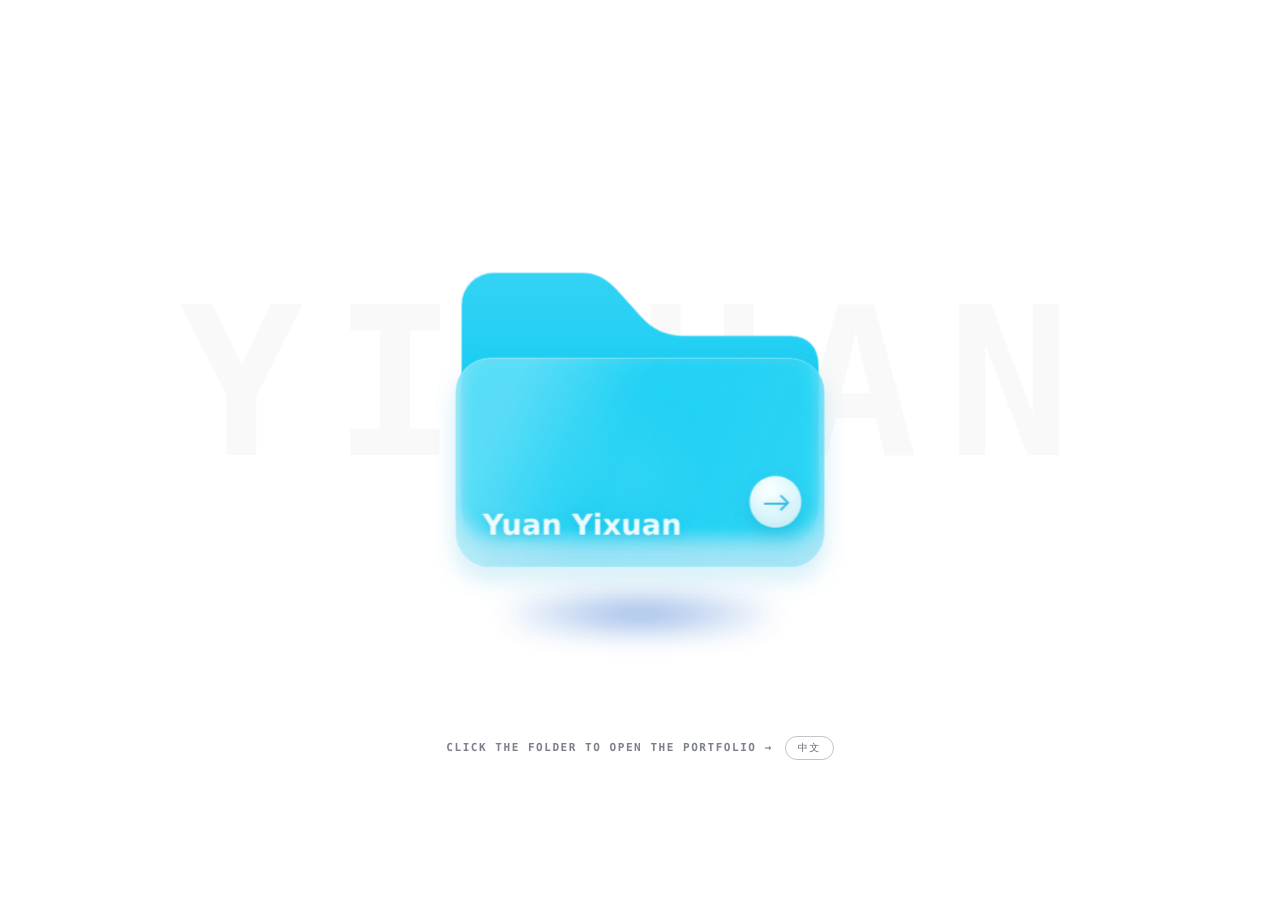
<file: index.html>
<!doctype html>
<html lang="en">
  <head>
    <link rel="icon" href="data:image/svg+xml,%3Csvg xmlns='http://www.w3.org/2000/svg' viewBox='0 0 64 64'%3E%3Crect width='64' height='64' rx='14' fill='%230a3dbd'/%3E%3Ctext x='32' y='42' font-family='Arial,sans-serif' font-size='26' font-weight='800' fill='%23ffffff' text-anchor='middle'%3EYX%3C/text%3E%3C/svg%3E" />
    <meta charset="UTF-8" />
    <meta name="viewport" content="width=device-width, initial-scale=1.0" />
    <meta
      name="description"
      content="Yuan Yixuan — AI-native community & brand operations portfolio. Overseas community, social media content, user research, growth campaigns and AIGC work."
    />
    <title>Yuan Yixuan · AI-Native Community & Brand Ops</title>
    <script type="module" crossorigin src="./assets/client-BW4HFQ8H.js"></script>
    <script type="module" crossorigin src="./assets/folder-home-CsNuEH2l.js"></script>
    <script type="module" crossorigin src="./assets/folder-home-Dwhk0D0x.js"></script>
    <link rel="stylesheet" crossorigin href="./assets/styles-BwKWd6Kp.css">
    <link rel="stylesheet" crossorigin href="./assets/folder-home-DzgyDVyd.css">
  </head>
  <body>
    <div id="folder-root"></div>
  </body>
</html>
</file>
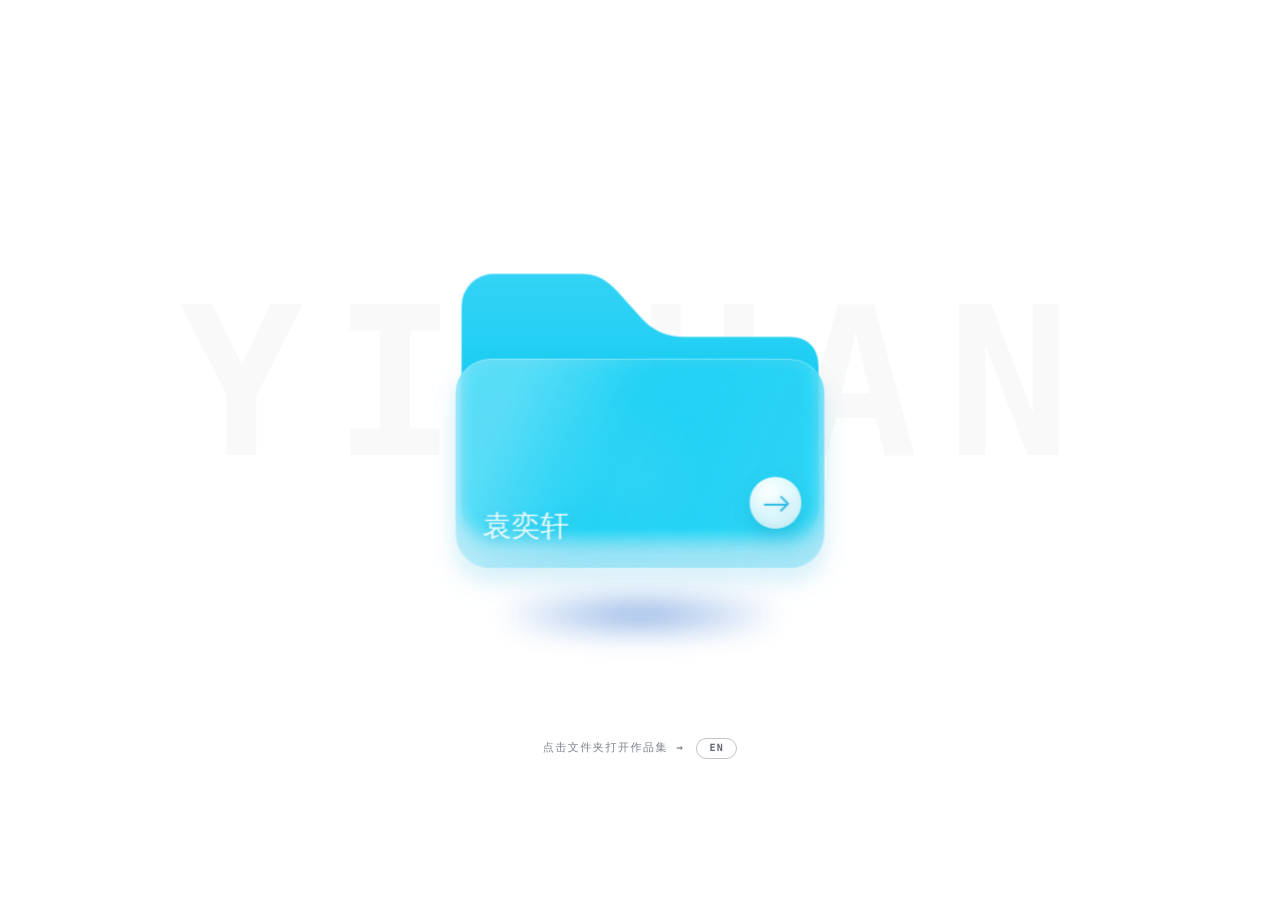
<file: folder-home-zh.html>
<!doctype html>
<html lang="zh-CN">
  <head>
    <meta charset="UTF-8" />
    <meta name="viewport" content="width=device-width, initial-scale=1.0" />
    <meta
      name="description"
      content="袁奕轩 · AI 原生社区与品牌运营作品集文件夹首页。"
    />
    <title>文件夹首页 | 袁奕轩 · 作品集</title>
    <link rel="icon" href="data:image/svg+xml,%3Csvg xmlns='http://www.w3.org/2000/svg' viewBox='0 0 64 64'%3E%3Crect width='64' height='64' rx='14' fill='%230a3dbd'/%3E%3Ctext x='32' y='42' font-family='Arial,sans-serif' font-size='26' font-weight='800' fill='%23ffffff' text-anchor='middle'%3EYX%3C/text%3E%3C/svg%3E" />
    <script type="module" crossorigin src="./assets/folderHomeZh-BJRu9J24.js"></script>
    <link rel="modulepreload" crossorigin href="./assets/client-BW4HFQ8H.js">
    <link rel="modulepreload" crossorigin href="./assets/folder-home-CsNuEH2l.js">
    <link rel="stylesheet" crossorigin href="./assets/folder-home-DzgyDVyd.css">
    <link rel="stylesheet" crossorigin href="./assets/styles-BwKWd6Kp.css">
  </head>
  <body>
    <div id="folder-root"></div>
  </body>
</html>
</file>
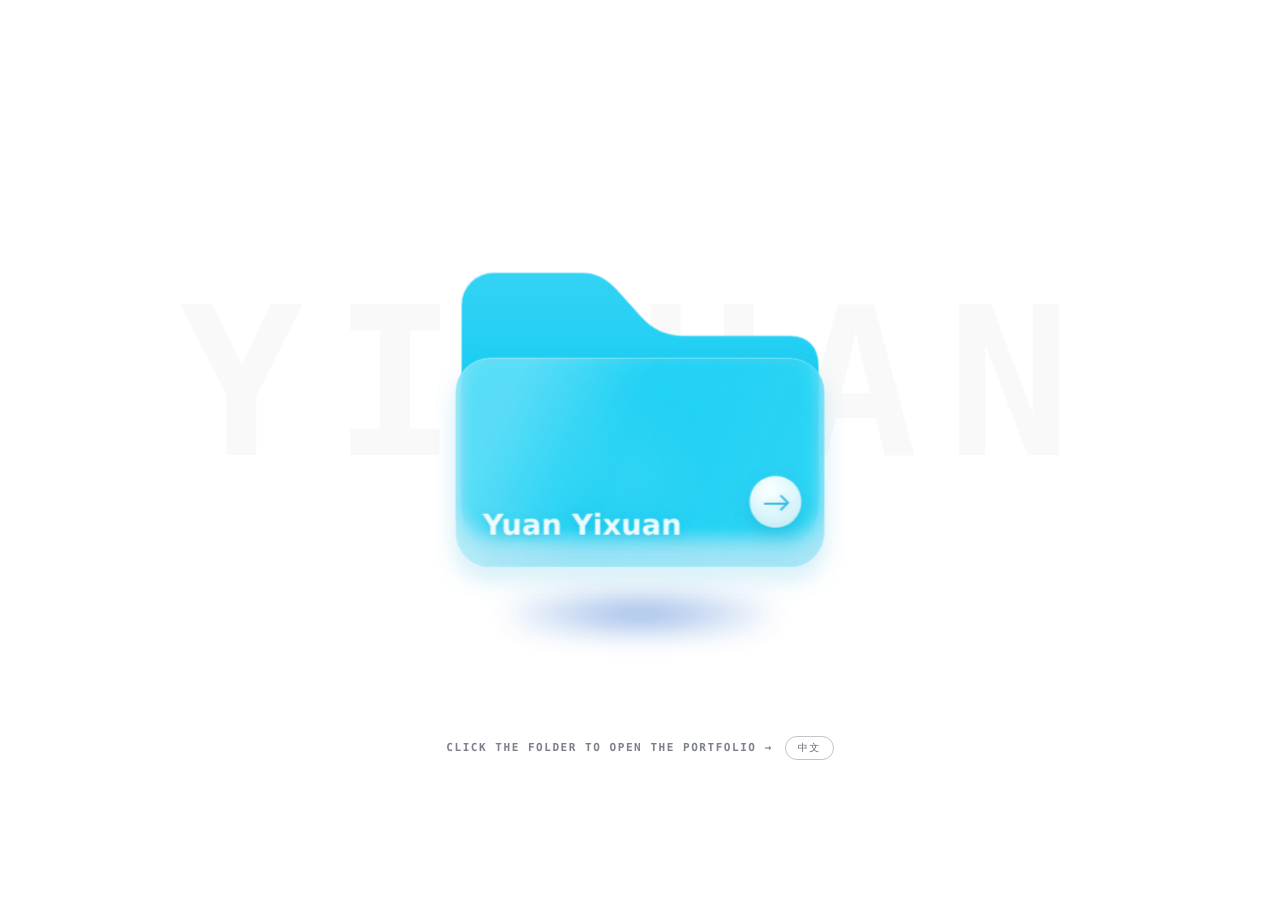
<file: folder-home.html>
<!doctype html>
<html lang="zh-CN">
  <head>
    <meta charset="UTF-8" />
    <meta name="viewport" content="width=device-width, initial-scale=1.0" />
    <meta
      name="description"
      content="Yuan Yixuan — AI-native community & brand operations portfolio. Folder home."
    />
    <title>Yuan Yixuan · Portfolio — Folder Home</title>
    <link rel="icon" href="data:image/svg+xml,%3Csvg xmlns='http://www.w3.org/2000/svg' viewBox='0 0 64 64'%3E%3Crect width='64' height='64' rx='14' fill='%230a3dbd'/%3E%3Ctext x='32' y='42' font-family='Arial,sans-serif' font-size='26' font-weight='800' fill='%23ffffff' text-anchor='middle'%3EYX%3C/text%3E%3C/svg%3E" />
    <script type="module" crossorigin src="./assets/client-BW4HFQ8H.js"></script>
    <script type="module" crossorigin src="./assets/folder-home-CsNuEH2l.js"></script>
    <script type="module" crossorigin src="./assets/folder-home-Dwhk0D0x.js"></script>
    <link rel="stylesheet" crossorigin href="./assets/folder-home-DzgyDVyd.css">
    <link rel="stylesheet" crossorigin href="./assets/styles-BwKWd6Kp.css">
  </head>
  <body>
    <div id="folder-root"></div>
  </body>
</html>
</file>
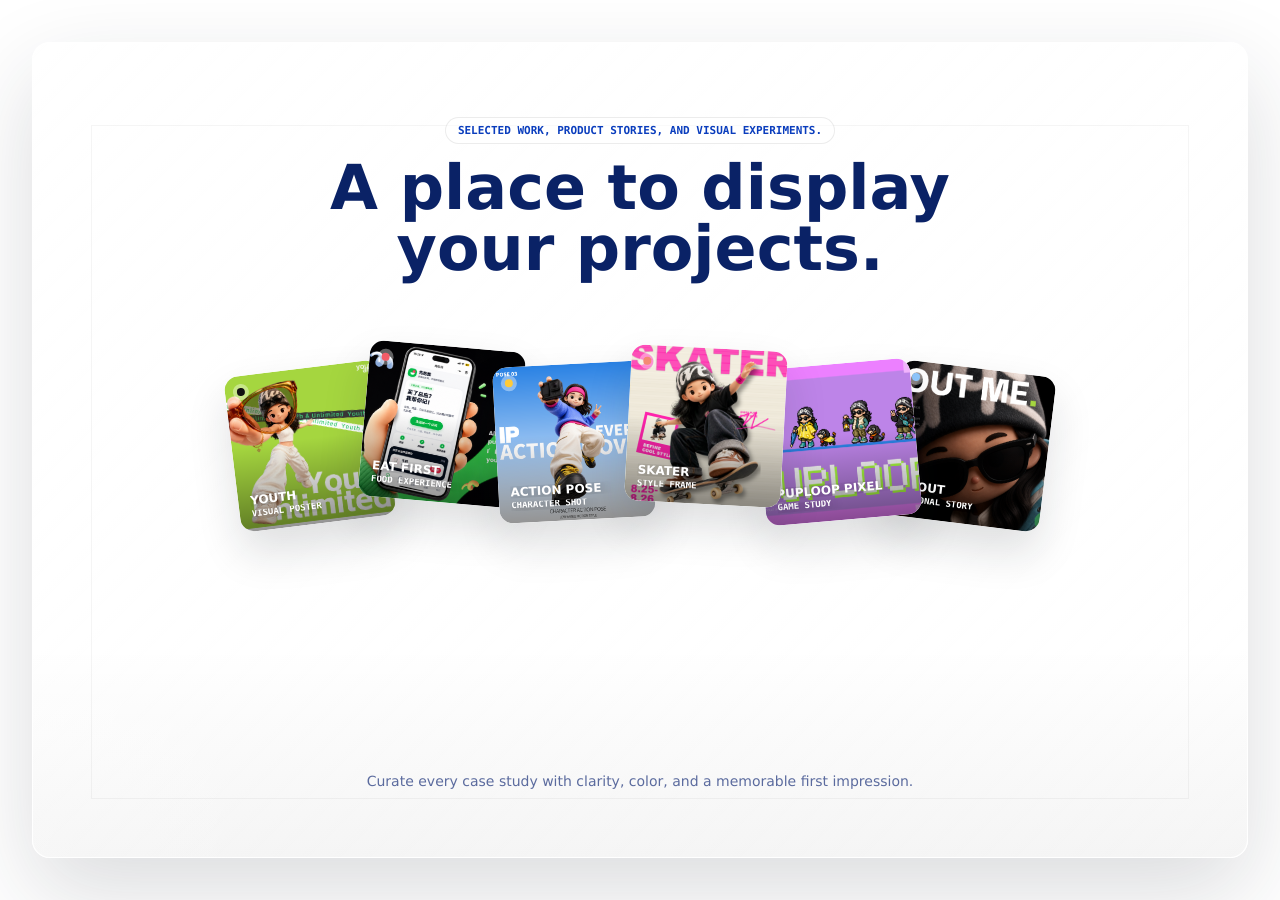
<file: oject-room-clean.html>
<!doctype html>
<html lang="en">
  <head>
    <link rel="icon" href="data:image/svg+xml,%3Csvg xmlns='http://www.w3.org/2000/svg' viewBox='0 0 64 64'%3E%3Crect width='64' height='64' rx='14' fill='%230a3dbd'/%3E%3Ctext x='32' y='42' font-family='Arial,sans-serif' font-size='26' font-weight='800' fill='%23ffffff' text-anchor='middle'%3EYX%3C/text%3E%3C/svg%3E" />
    <meta charset="UTF-8" />
    <meta name="viewport" content="width=device-width, initial-scale=1.0" />
    <title>Project Room Clean</title>
    <link rel="stylesheet" crossorigin href="./assets/projectRoomClean-DlTLQhbz.css">
  </head>
  <body>
    <main class="clean-page" id="top">
      <section class="clean-shell" aria-label="Project showcase landing page">
        <div class="clean-hero-copy">
          <p class="clean-hero-note">Selected work, product stories, and visual experiments.</p>
          <h1>A place to display your projects.</h1>
        </div>

        <div class="clean-project-deck" id="gallery" aria-label="Selected project cards">
          <div class="clean-card-stage">
            <article class="clean-project-card clean-project-card-standard" style="--x: -330px; --y: 12px; --rot: -7deg; --z: 2; --accent: #111111;">
              <img src="./assets/project-youth-unlimited-CRKs5jGQ.png" alt="" />
              <div class="clean-card-caption">
                <strong>YOUTH</strong>
                <span>Visual Poster</span>
              </div>
            </article>

            <article class="clean-project-card clean-project-card-standard" style="--x: -198px; --y: -10px; --rot: 5deg; --z: 3; --accent: #f35c68;">
              <img src="./assets/project-eat-first-scene-CztxDemH.png" alt="" />
              <div class="clean-card-caption">
                <strong>EAT FIRST</strong>
                <span>Food Experience</span>
              </div>
            </article>

            <article class="clean-project-card clean-project-card-standard" style="--x: -66px; --y: 8px; --rot: -3deg; --z: 5; --accent: #ffca38;">
              <img src="./assets/project-action-pose-blue-CJsVEBoK.png" alt="" />
              <div class="clean-card-caption">
                <strong>ACTION POSE</strong>
                <span>Character Shot</span>
              </div>
            </article>

            <article class="clean-project-card clean-project-card-standard" style="--x: 66px; --y: -8px; --rot: 3deg; --z: 6; --accent: #f48a73;">
              <img src="./assets/project-skater-style-Di0Y6x3i.png" alt="" />
              <div class="clean-card-caption">
                <strong>SKATER</strong>
                <span>Style Frame</span>
              </div>
            </article>

            <article class="clean-project-card clean-project-card-standard" style="--x: 198px; --y: 8px; --rot: -5deg; --z: 5; --accent: #3ac16f;">
              <img src="./assets/project-puploop-pixel-DxCuwI6O.png" alt="" />
              <div class="clean-card-caption">
                <strong>PUPLOOP PIXEL</strong>
                <span>Game Study</span>
              </div>
            </article>

            <article class="clean-project-card clean-project-card-standard" style="--x: 330px; --y: 12px; --rot: 7deg; --z: 4; --accent: #8fc8ff;">
              <img src="./assets/project-about-me-BDgrmCmq.png" alt="" />
              <div class="clean-card-caption">
                <strong>ABOUT</strong>
                <span>Personal Story</span>
              </div>
            </article>
          </div>
        </div>

        <div class="clean-hero-bottom">
          <p>Curate every case study with clarity, color, and a memorable first impression.</p>
        </div>
      </section>
    </main>
  </body>
</html>
</file>
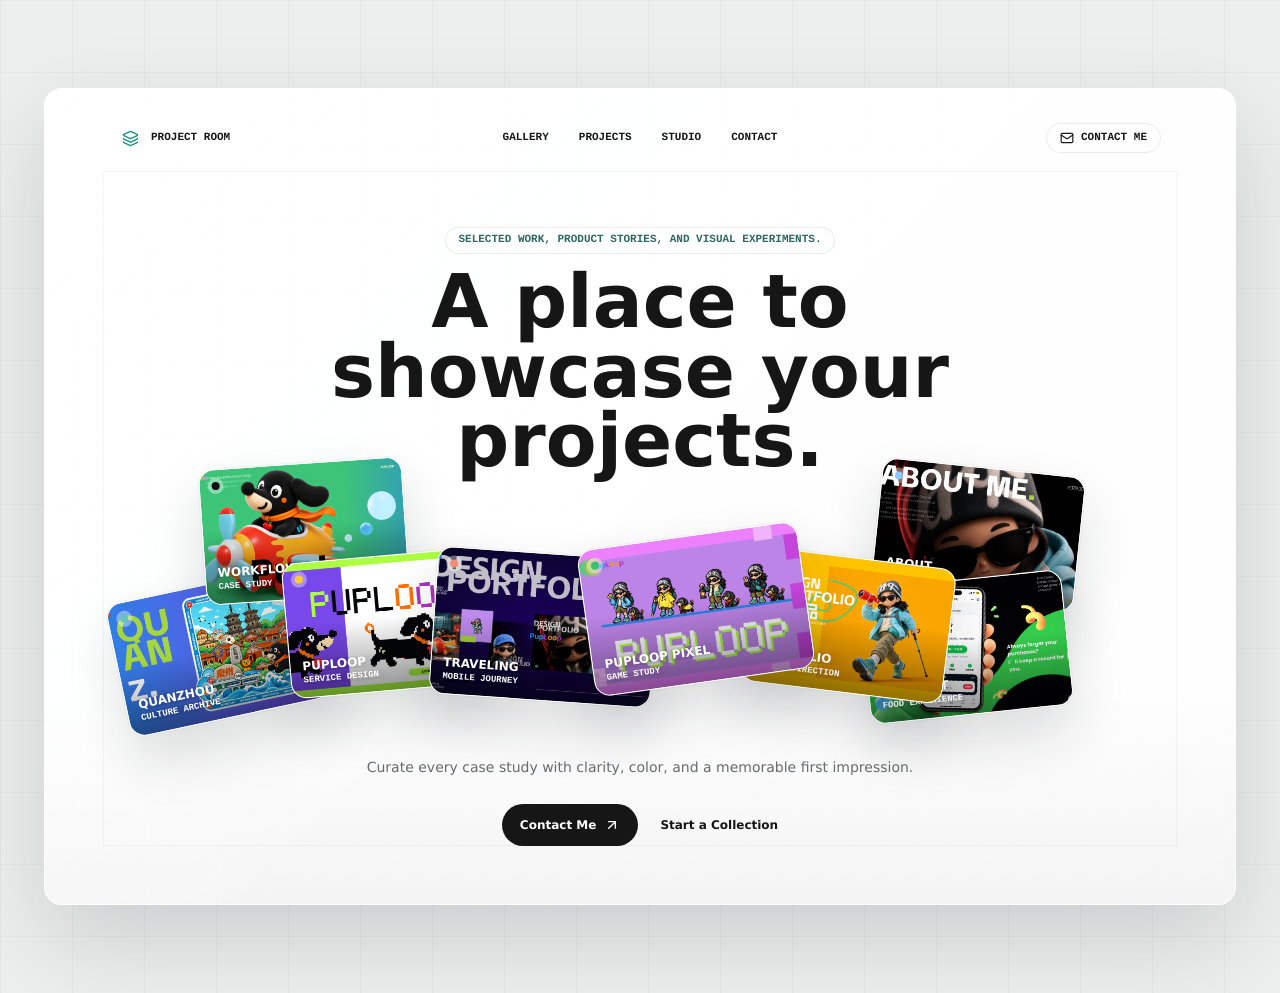
<file: oject-room.html>
<!doctype html>
<html lang="en">
  <head>
    <link rel="icon" href="data:image/svg+xml,%3Csvg xmlns='http://www.w3.org/2000/svg' viewBox='0 0 64 64'%3E%3Crect width='64' height='64' rx='14' fill='%230a3dbd'/%3E%3Ctext x='32' y='42' font-family='Arial,sans-serif' font-size='26' font-weight='800' fill='%23ffffff' text-anchor='middle'%3EYX%3C/text%3E%3C/svg%3E" />
    <meta charset="UTF-8" />
    <meta name="viewport" content="width=device-width, initial-scale=1.0" />
    <title>Project Room</title>
    <script type="module" crossorigin src="./assets/projectRoom-C7syUCSx.js"></script>
    <link rel="modulepreload" crossorigin href="./assets/client-BW4HFQ8H.js">
    <link rel="modulepreload" crossorigin href="./assets/mail-BwU3lQkr.js">
    <link rel="stylesheet" crossorigin href="./assets/projectRoom-CMiK9wr2.css">
  </head>
  <body>
    <div id="project-room-root"></div>
  </body>
</html>
</file>
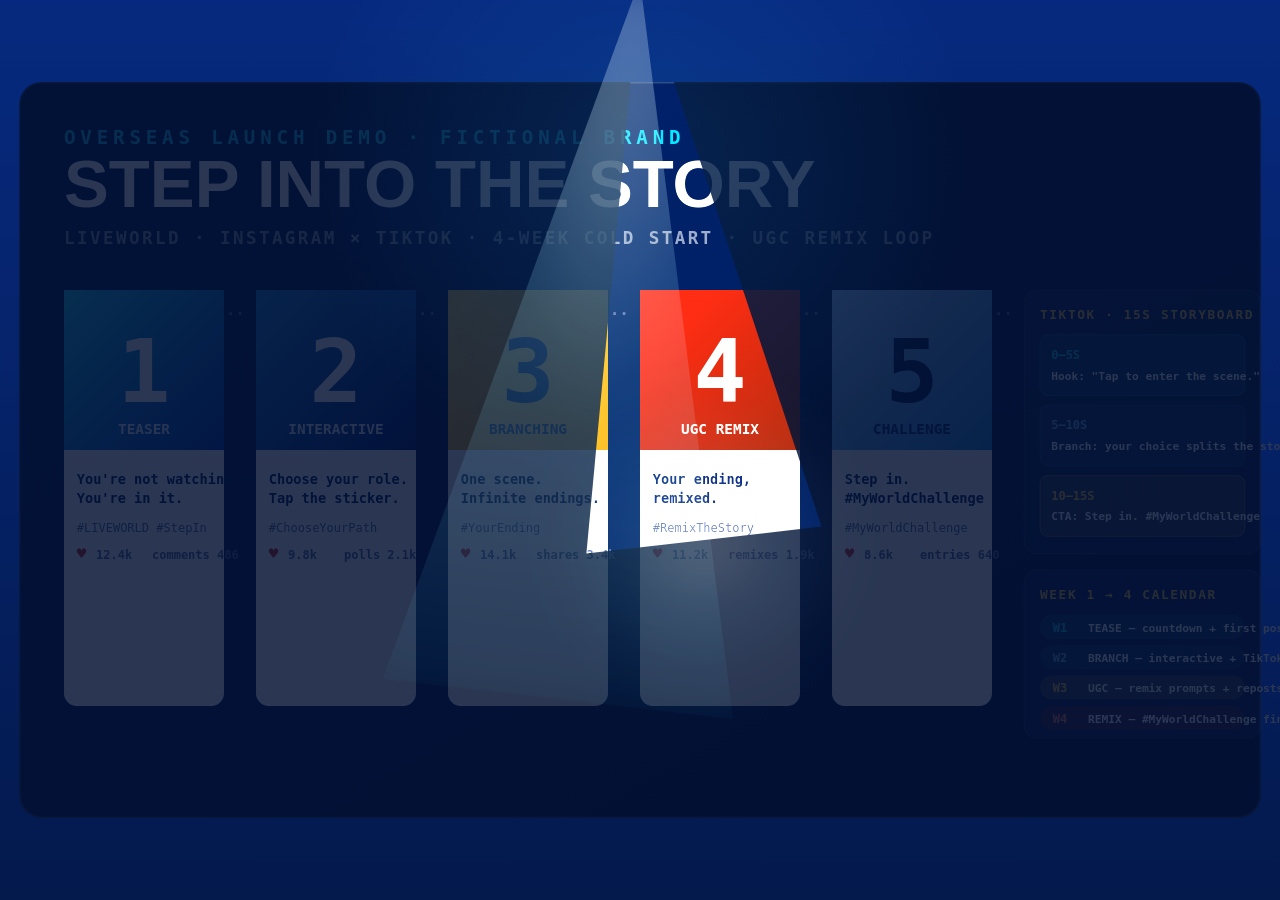
<file: otlight.html>
<!doctype html>
<html lang="zh-CN">
  <head>
    <link rel="icon" href="data:image/svg+xml,%3Csvg xmlns='http://www.w3.org/2000/svg' viewBox='0 0 64 64'%3E%3Crect width='64' height='64' rx='14' fill='%230a3dbd'/%3E%3Ctext x='32' y='42' font-family='Arial,sans-serif' font-size='26' font-weight='800' fill='%23ffffff' text-anchor='middle'%3EYX%3C/text%3E%3C/svg%3E" />
    <meta charset="UTF-8" />
    <meta name="viewport" content="width=device-width, initial-scale=1.0" />
    <title>Spotlight Portfolio</title>
    <script type="module" crossorigin src="./assets/spotlight-Bf81sdcn.js"></script>
    <link rel="modulepreload" crossorigin href="./assets/client-BW4HFQ8H.js">
    <link rel="stylesheet" crossorigin href="./assets/spotlight-Czgke8vL.css">
  </head>
  <body>
    <div id="spotlight-root"></div>
  </body>
</html>
</file>
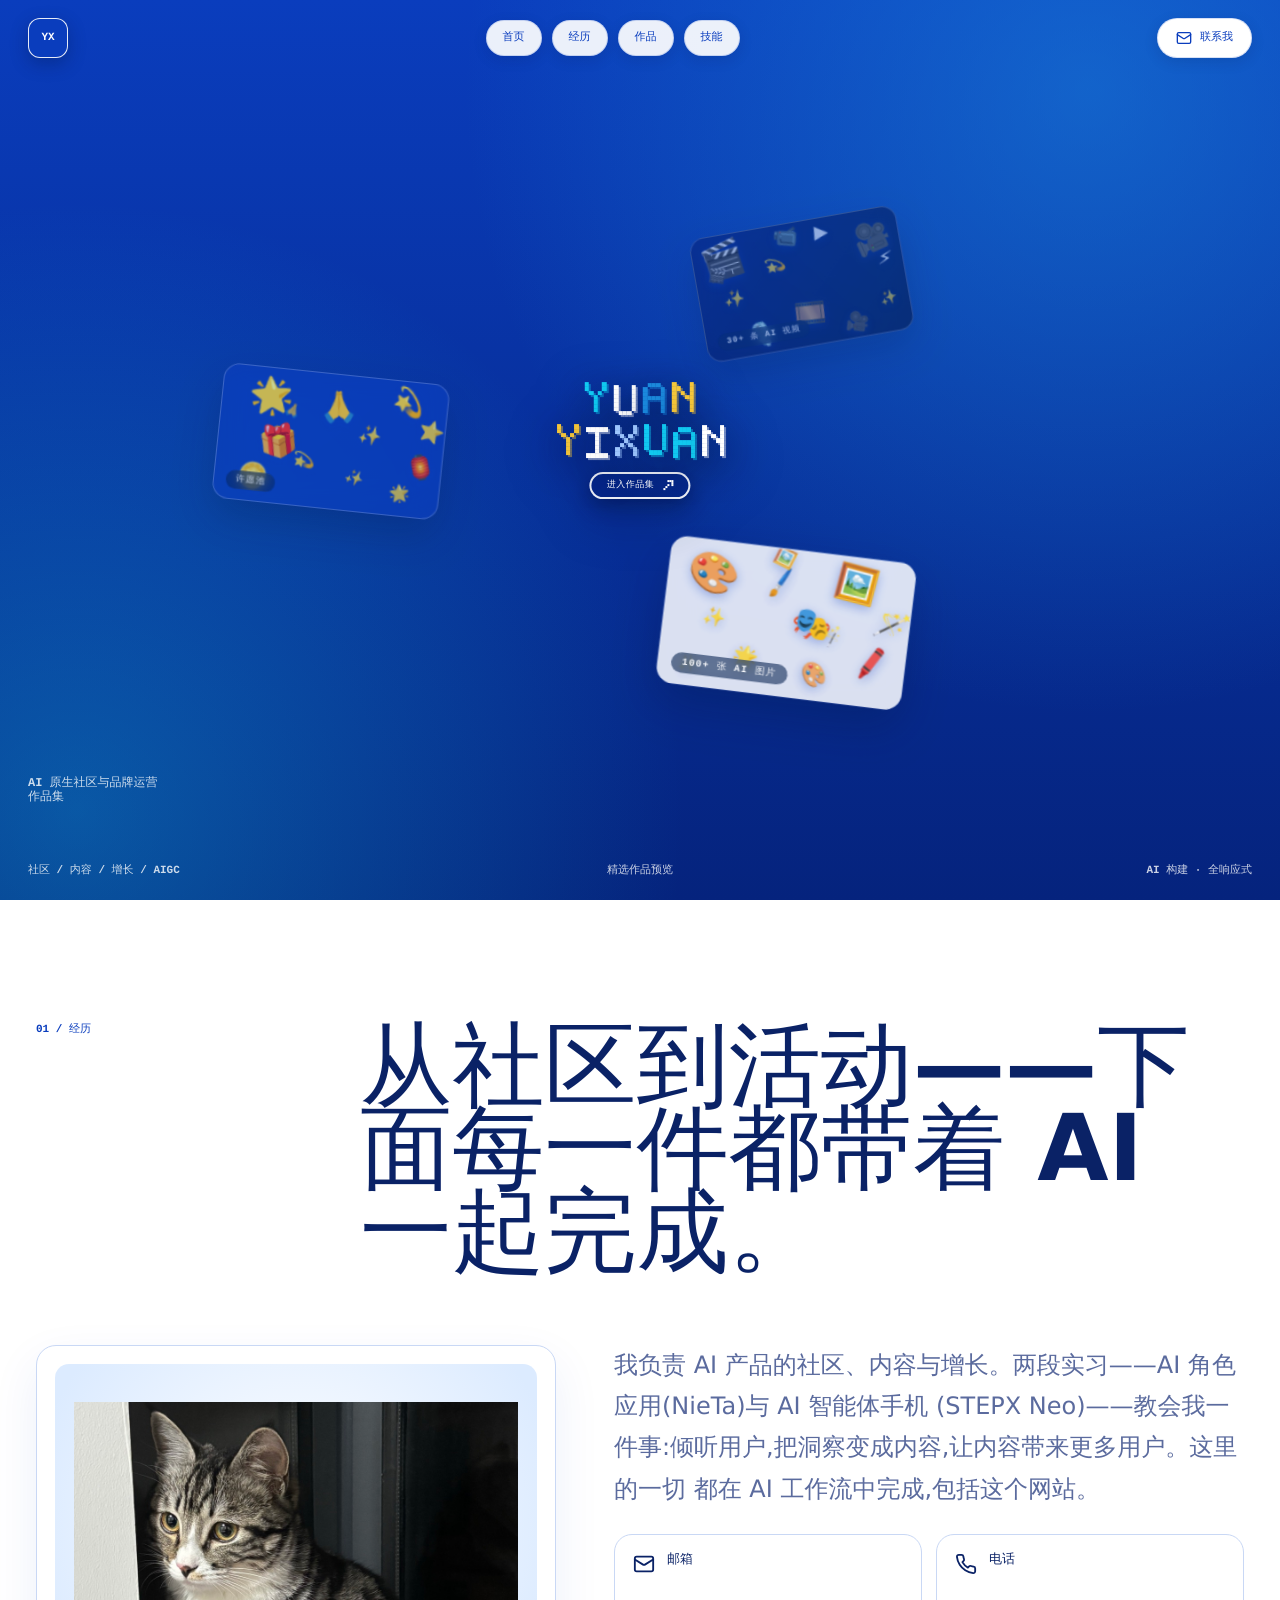
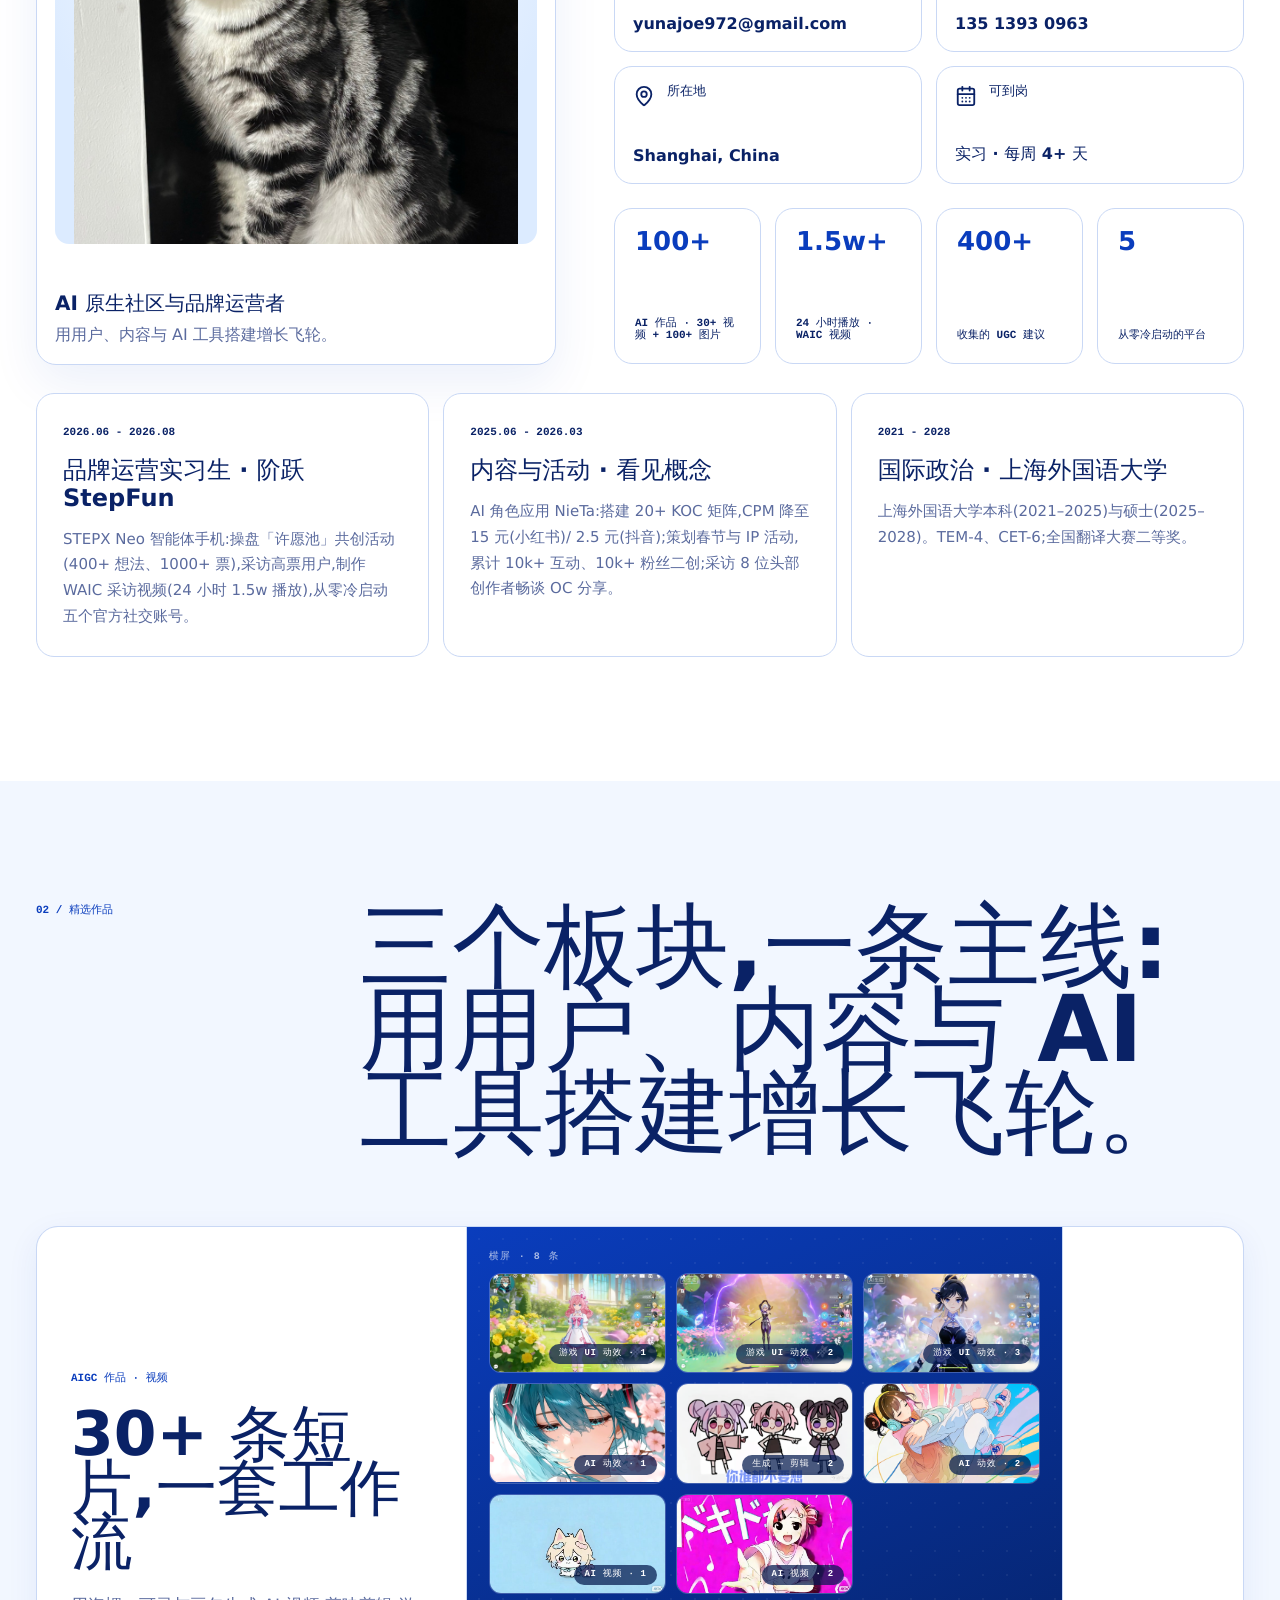
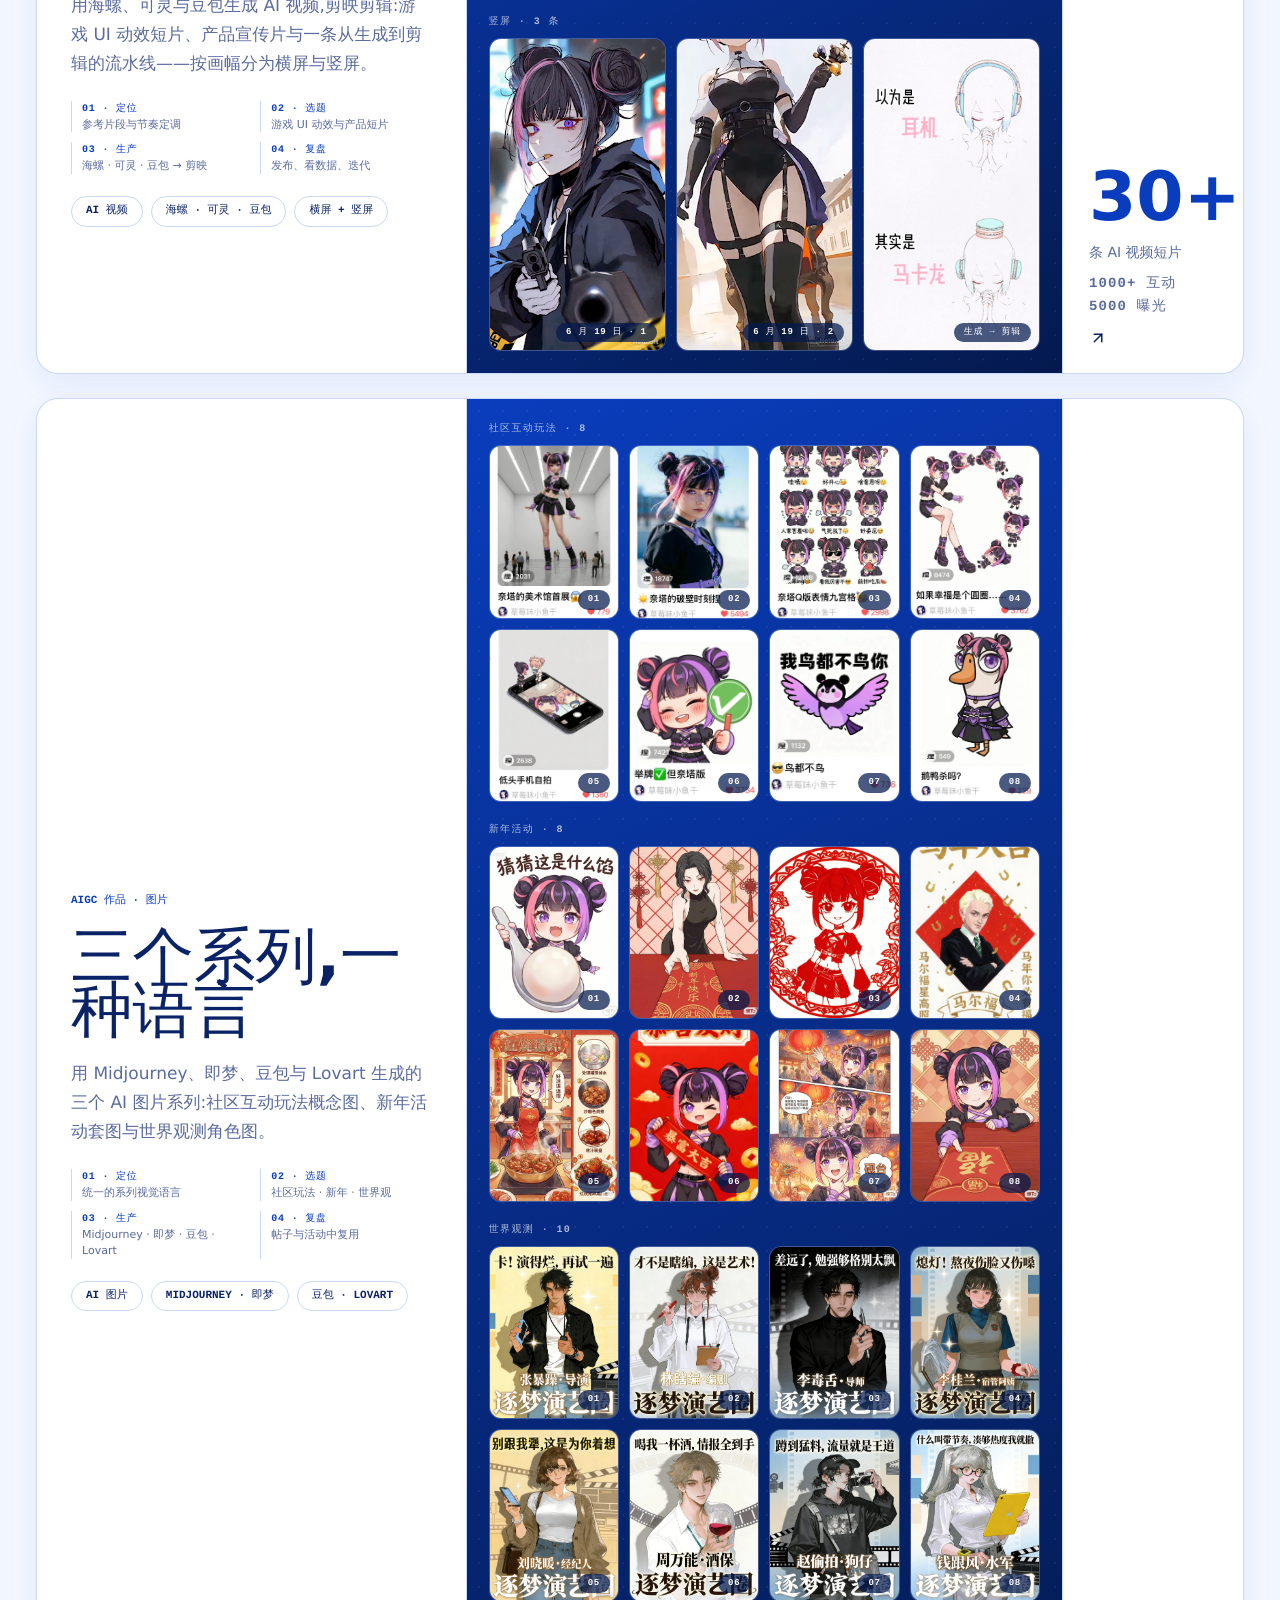
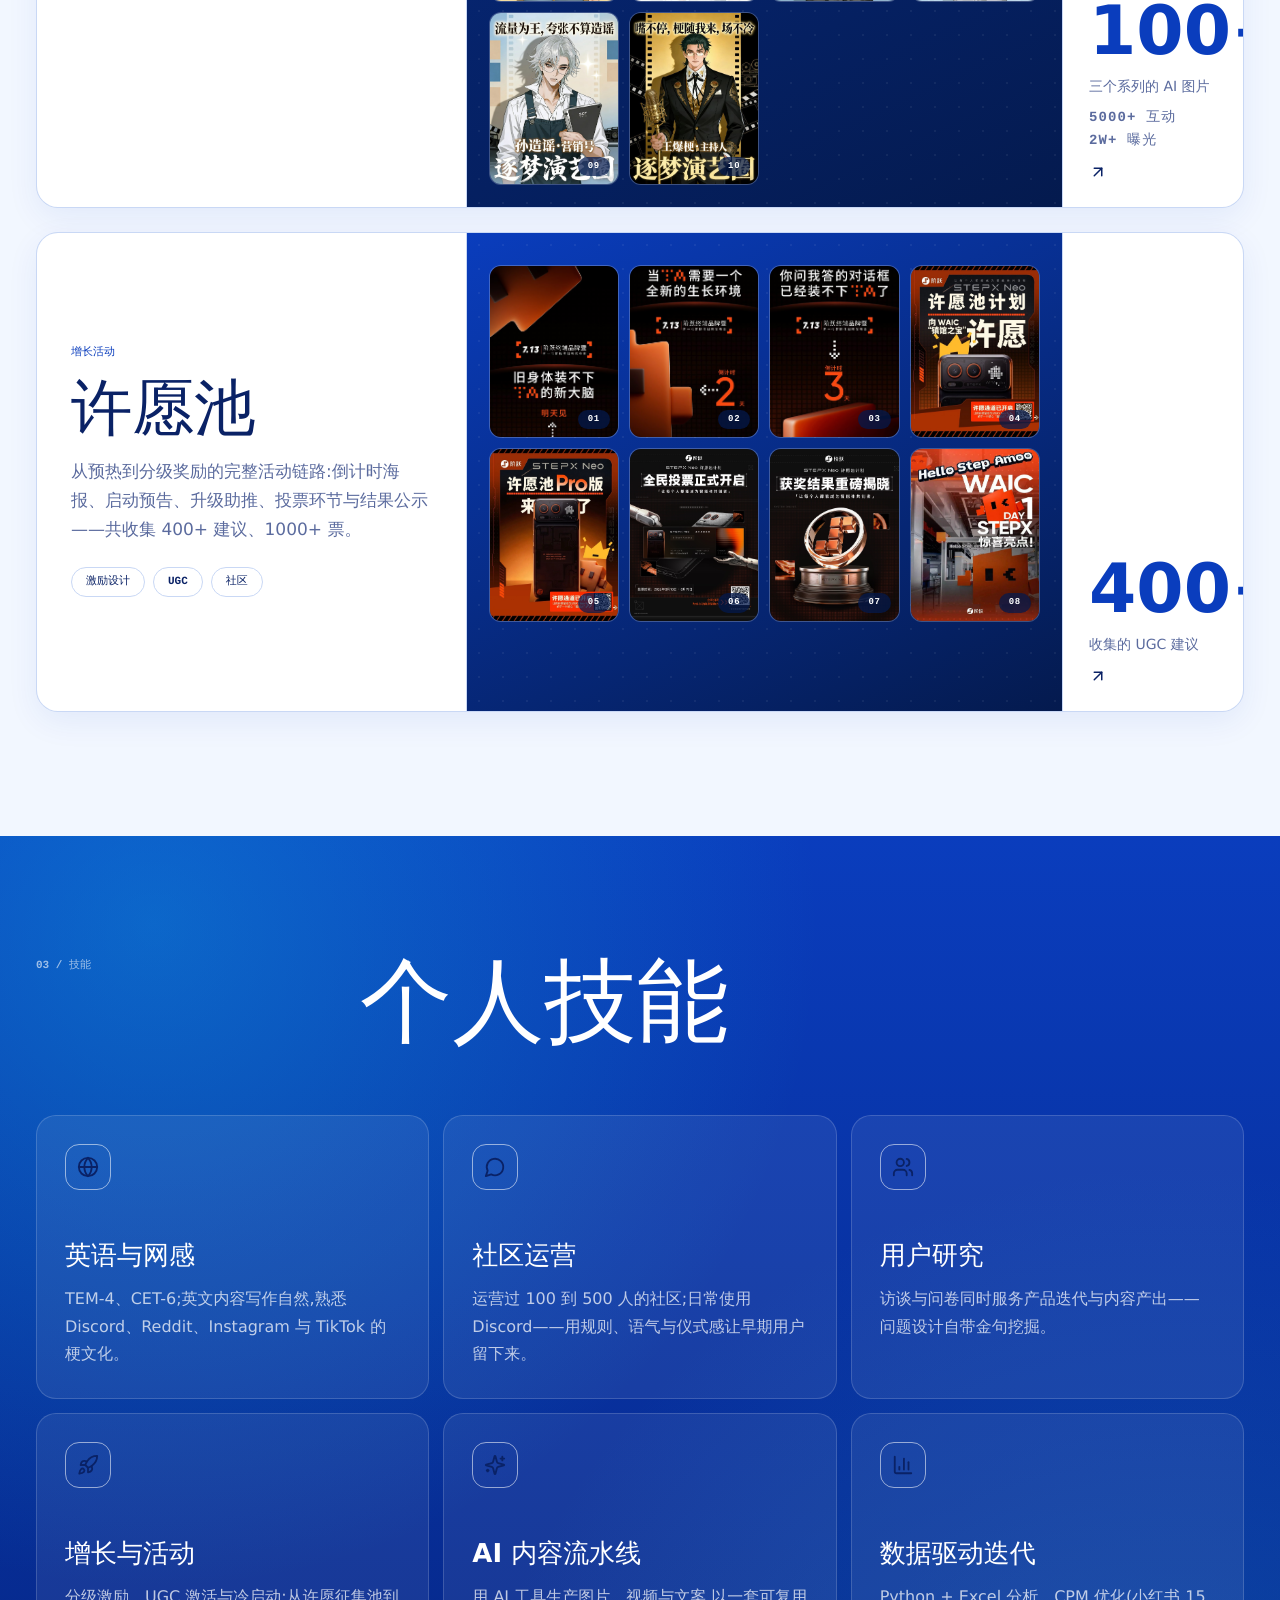
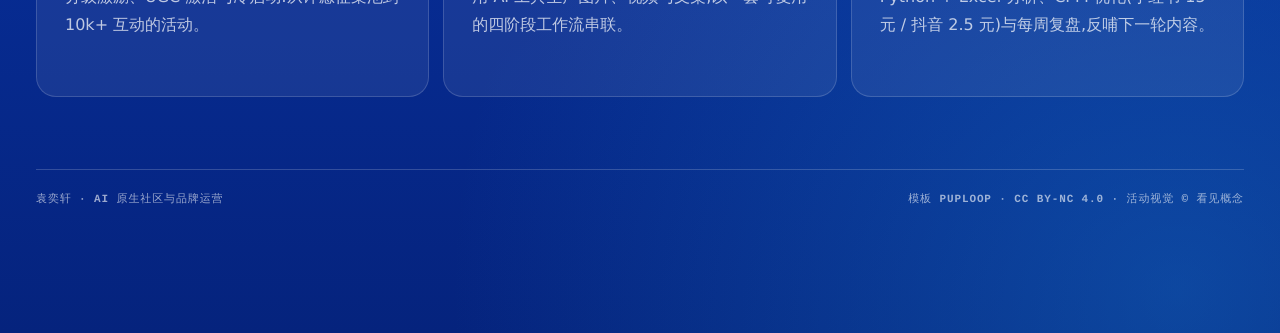
<file: portfolio-zh.html>
<!doctype html>
<html lang="zh-CN">
  <head>
    <meta charset="UTF-8" />
    <meta name="viewport" content="width=device-width, initial-scale=1.0" />
    <meta
      name="description"
      content="袁奕轩 — AI 原生社区与品牌运营作品集。海外社区、社媒内容、用户研究、增长活动与 AIGC 作品。"
    />
    <title>袁奕轩 · AI 原生社区与品牌运营作品集</title>
    <link rel="icon" href="data:image/svg+xml,%3Csvg xmlns='http://www.w3.org/2000/svg' viewBox='0 0 64 64'%3E%3Crect width='64' height='64' rx='14' fill='%230a3dbd'/%3E%3Ctext x='32' y='42' font-family='Arial,sans-serif' font-size='26' font-weight='800' fill='%23ffffff' text-anchor='middle'%3EYX%3C/text%3E%3C/svg%3E" />
    <script type="module" crossorigin src="./assets/portfolioZh-BIpIAUYl.js"></script>
    <link rel="modulepreload" crossorigin href="./assets/client-BW4HFQ8H.js">
    <link rel="modulepreload" crossorigin href="./assets/mail-BwU3lQkr.js">
    <link rel="modulepreload" crossorigin href="./assets/waic-recap-CGDrojTF.js">
    <link rel="stylesheet" crossorigin href="./assets/styles-BwKWd6Kp.css">
  </head>
  <body>
    <div id="root"></div>
  </body>
</html>
</file>
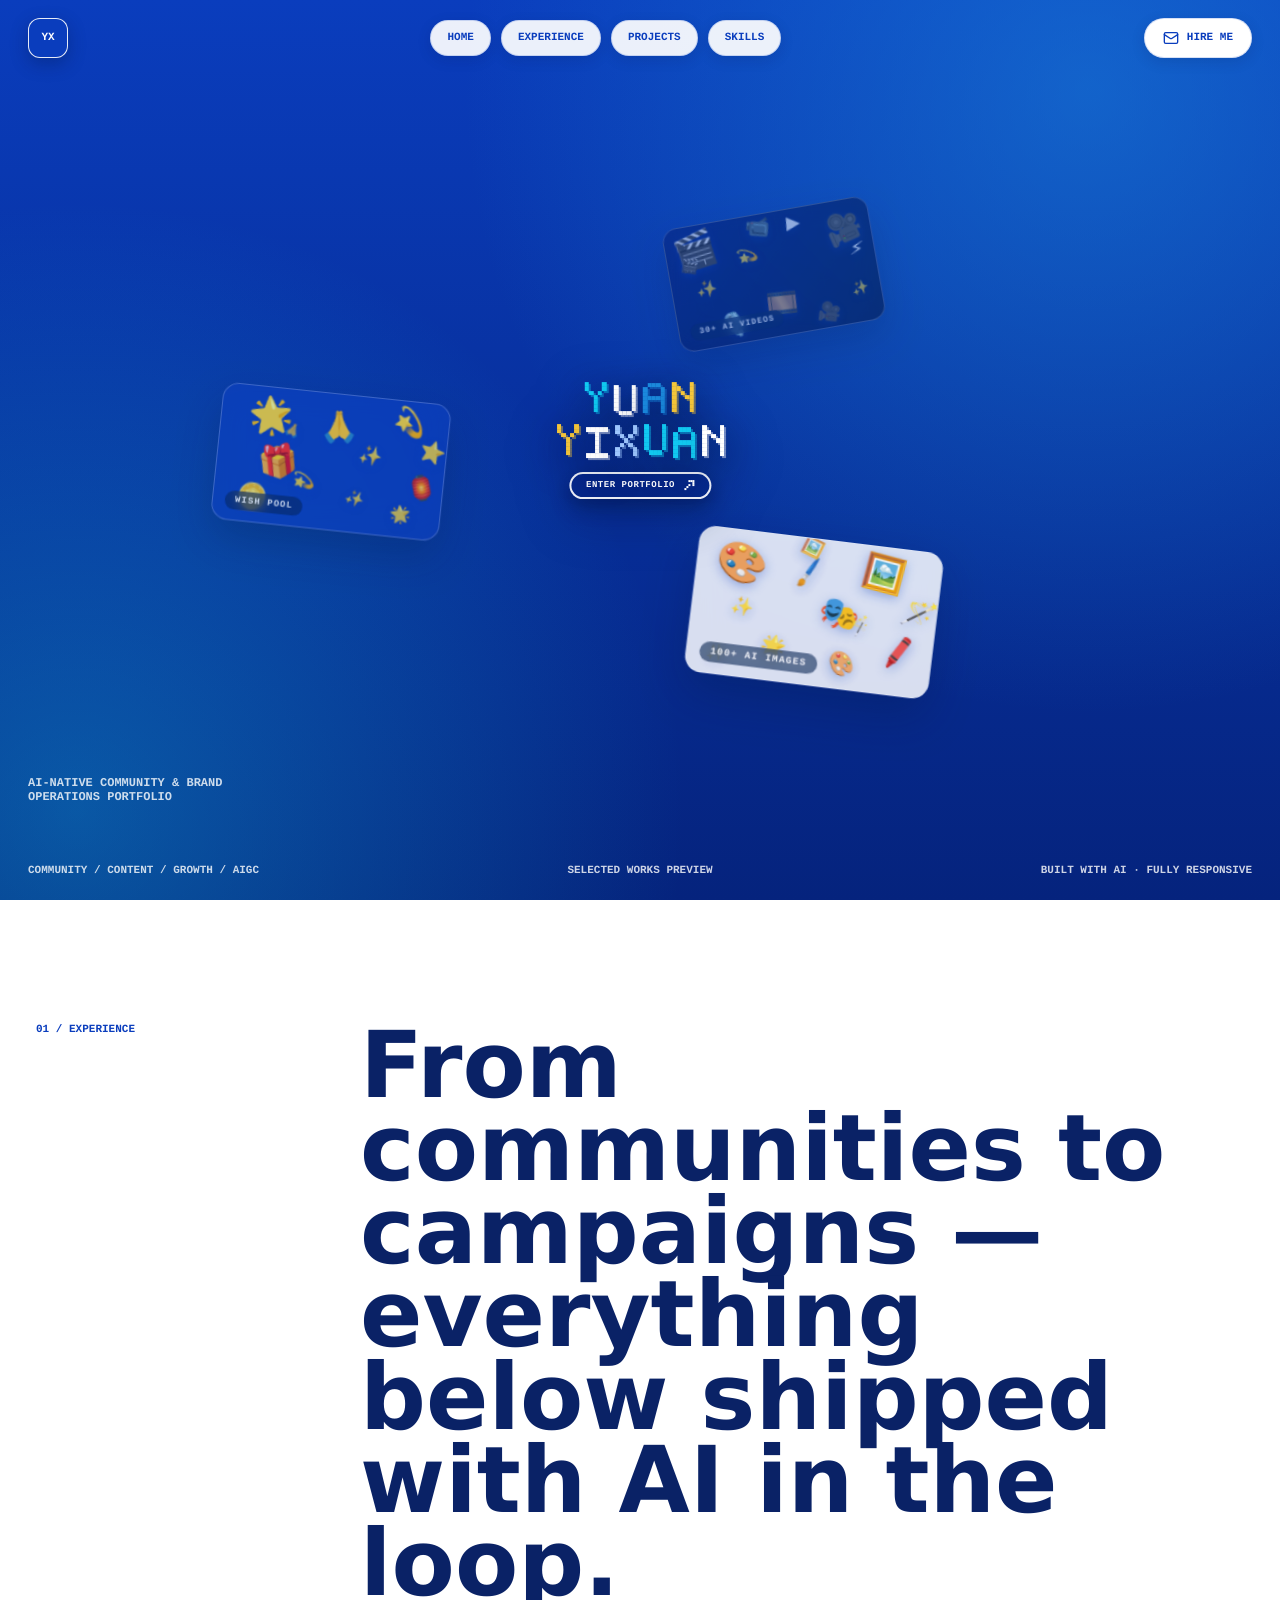
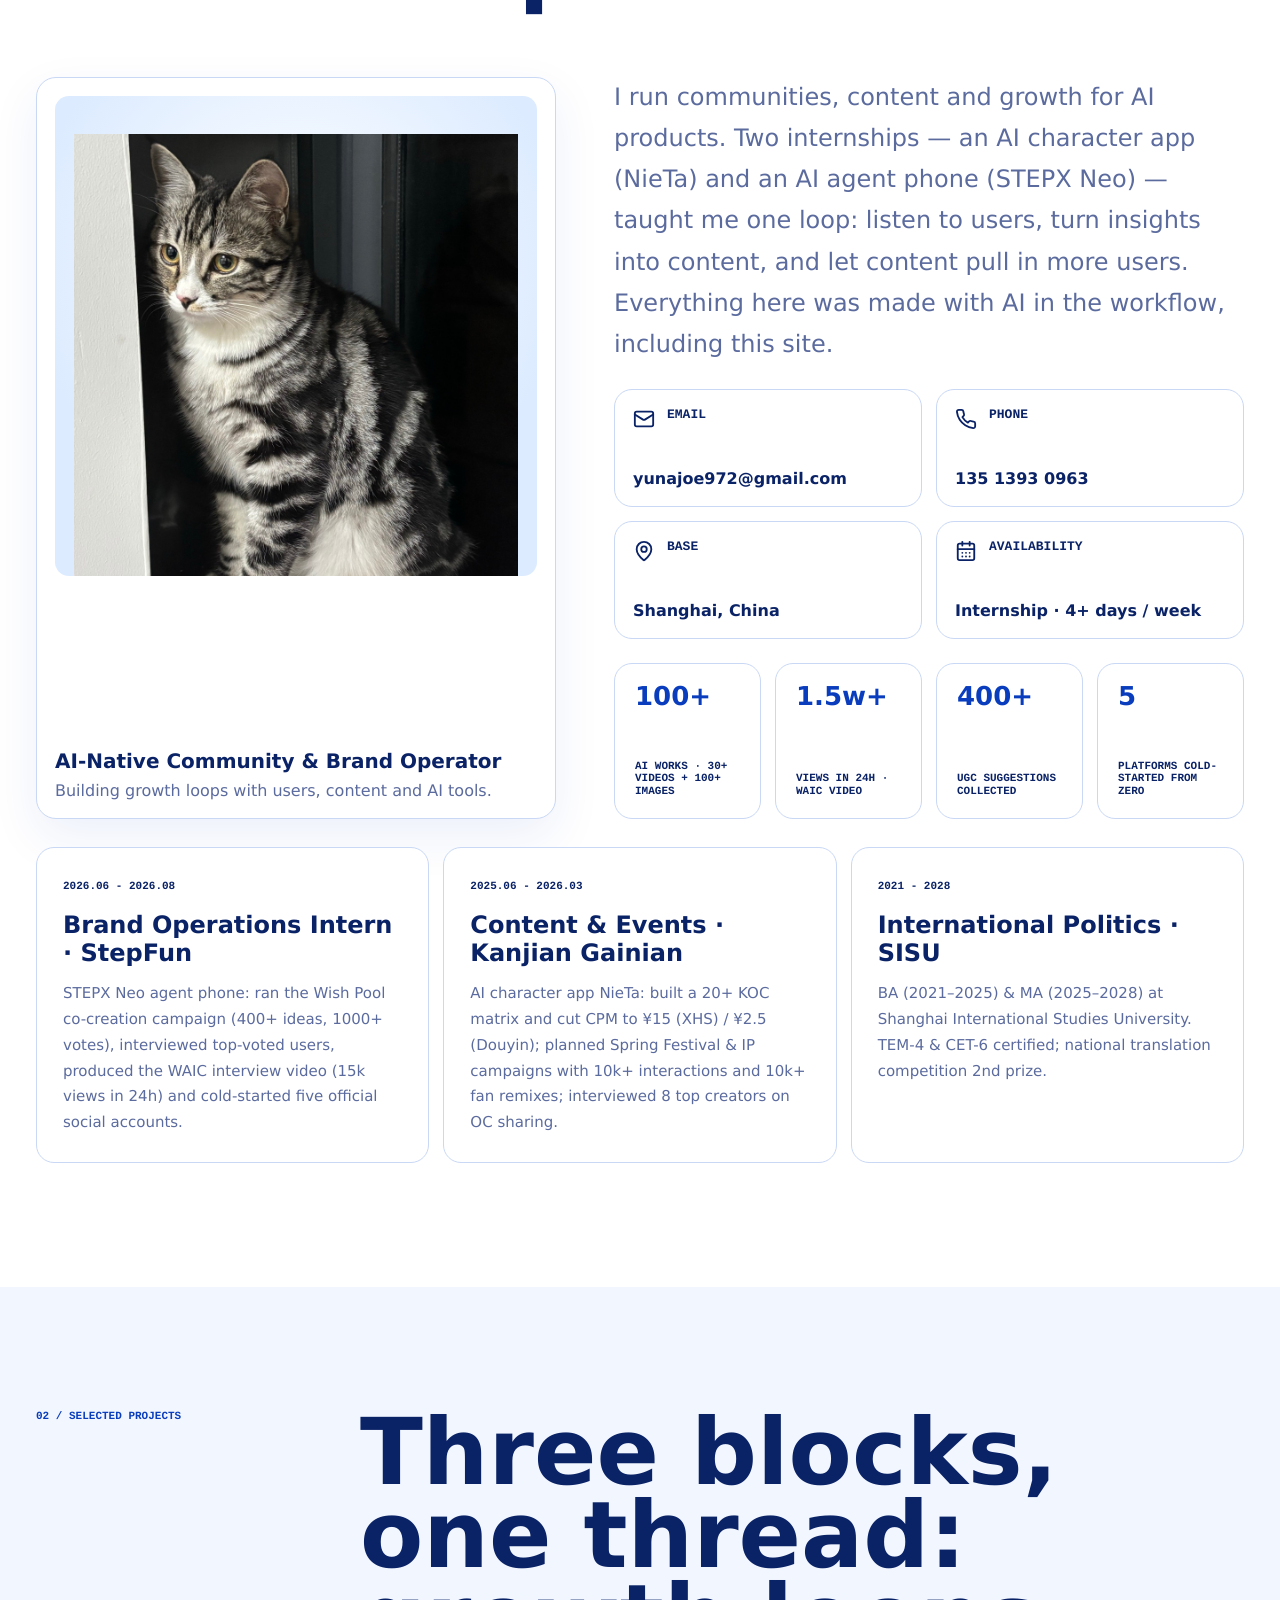
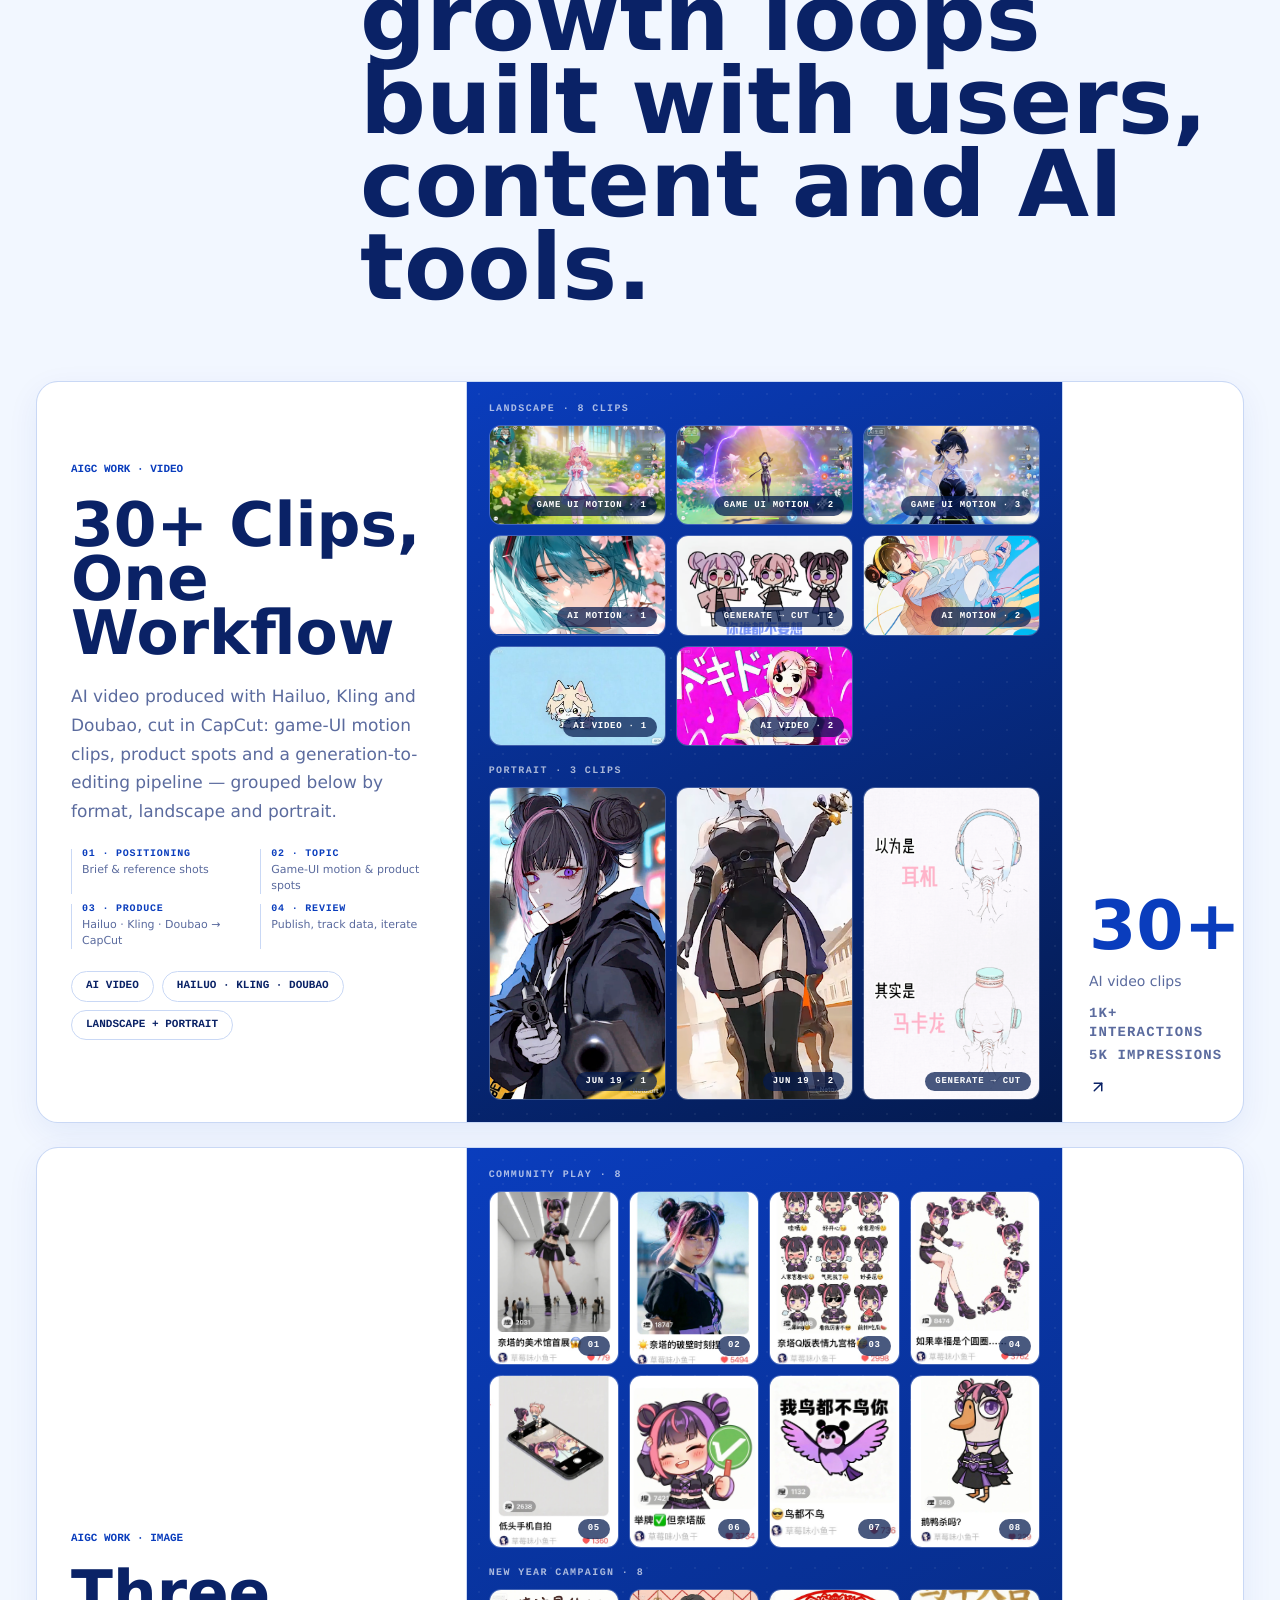
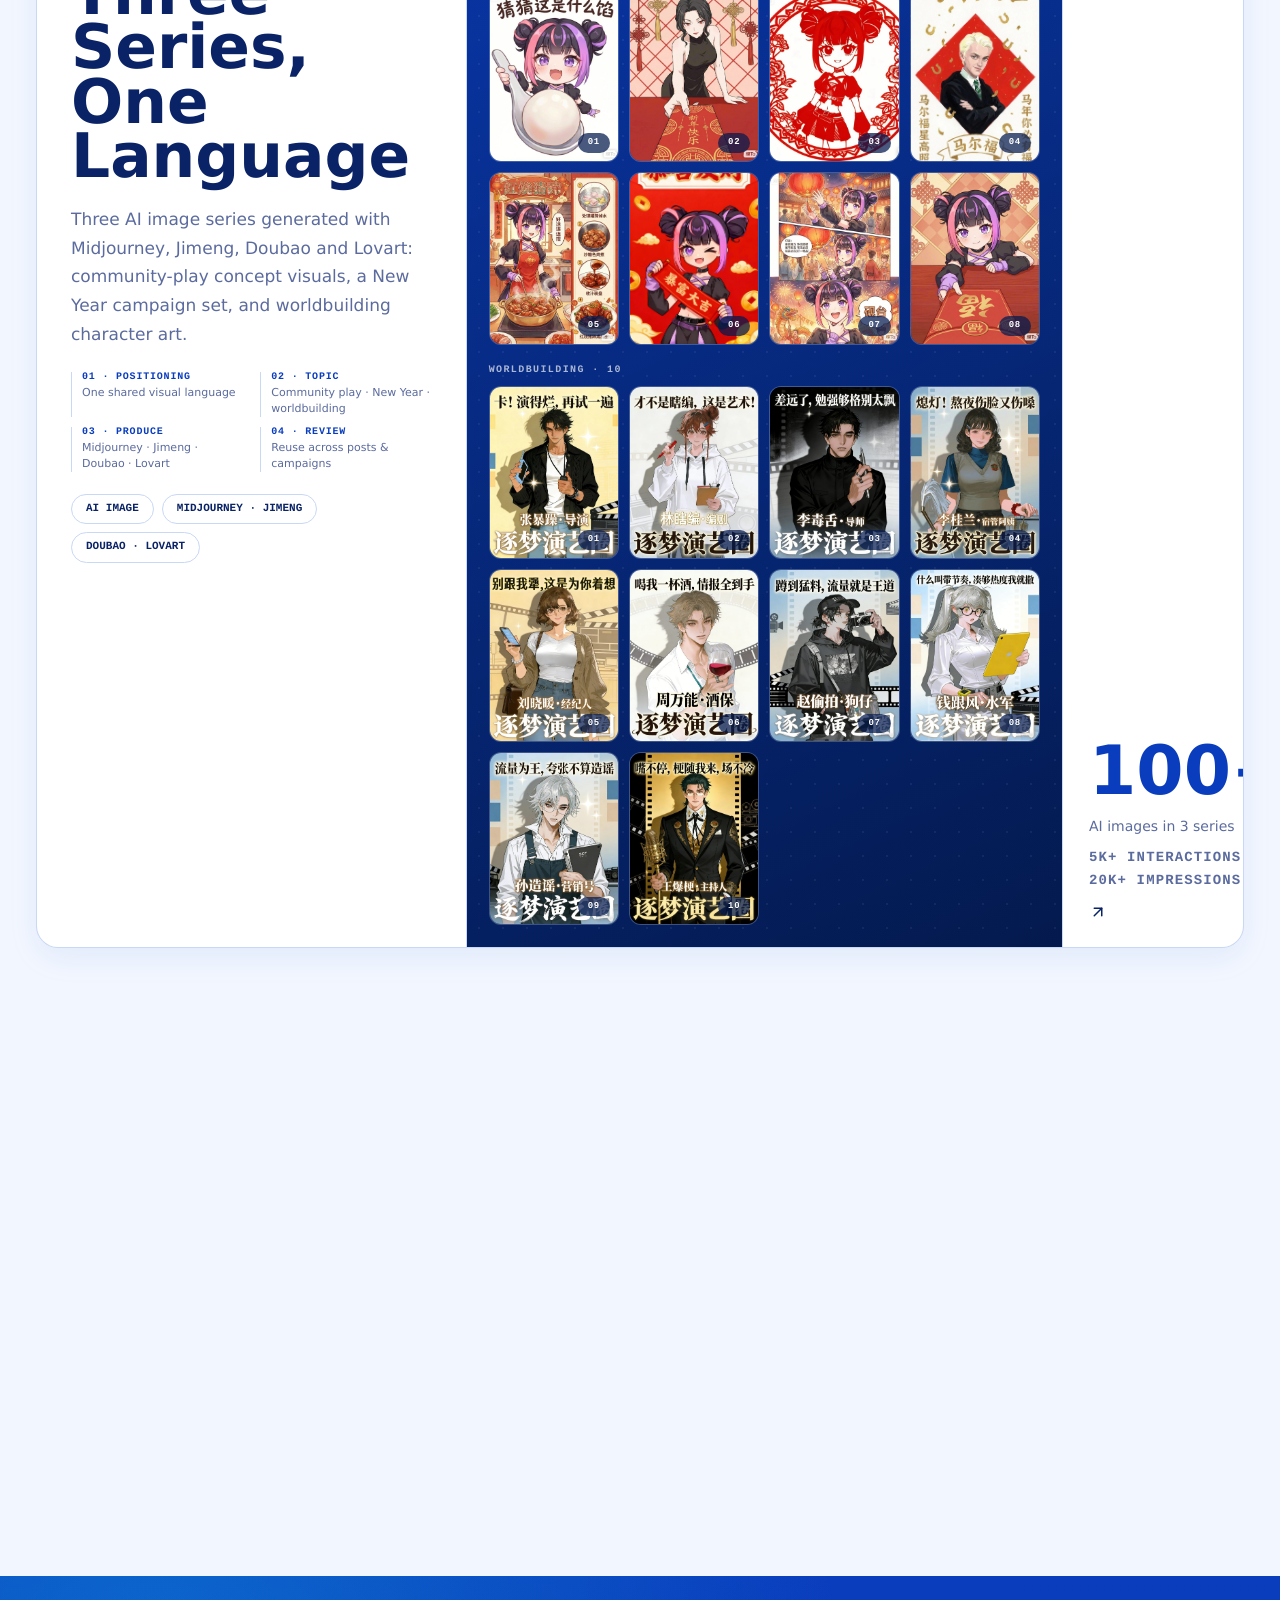
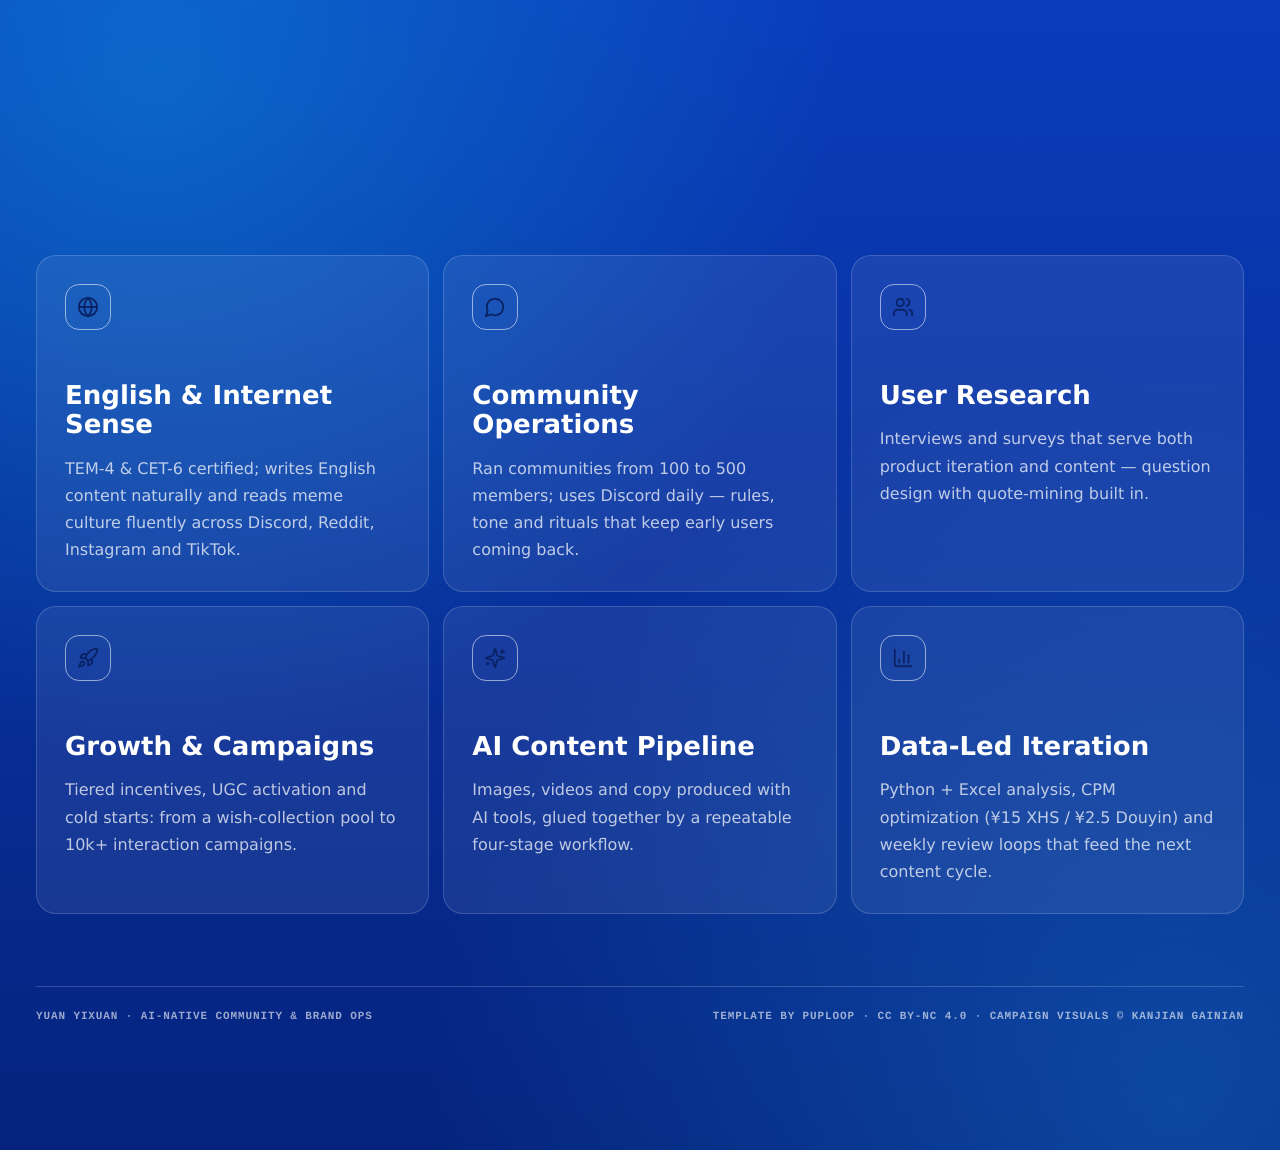
<file: portfolio.html>
<!doctype html>
<html lang="en">
  <head>
    <meta charset="UTF-8" />
    <meta name="viewport" content="width=device-width, initial-scale=1.0" />
    <meta
      name="description"
      content="Yuan Yixuan — AI-native community & brand operations portfolio. Overseas community, social media content, user research, growth campaigns and AIGC work."
    />
    <title>Yuan Yixuan · AI-Native Community & Brand Ops</title>
    <link rel="icon" href="data:image/svg+xml,%3Csvg xmlns='http://www.w3.org/2000/svg' viewBox='0 0 64 64'%3E%3Crect width='64' height='64' rx='14' fill='%230a3dbd'/%3E%3Ctext x='32' y='42' font-family='Arial,sans-serif' font-size='26' font-weight='800' fill='%23ffffff' text-anchor='middle'%3EYX%3C/text%3E%3C/svg%3E" />
    <script type="module" crossorigin src="./assets/client-BW4HFQ8H.js"></script>
    <script type="module" crossorigin src="./assets/mail-BwU3lQkr.js"></script>
    <script type="module" crossorigin src="./assets/waic-recap-CGDrojTF.js"></script>
    <script type="module" crossorigin src="./assets/main-DmJuwxDE.js"></script>
    <link rel="stylesheet" crossorigin href="./assets/styles-BwKWd6Kp.css">
  </head>
  <body>
    <div id="root"></div>
  </body>
</html>
</file>
<file: assets/styles-BwKWd6Kp.css>
:root{--paper:#ffffff;--ink:#0a2266;--muted:#5b6b9e;--soft:#e8f1ff;--line:#c9d8f5;--card:#ffffff;--dark:#05237d;--accent:#f5c63a;--cyan:#12ccf3;--azure:#1c8bdf;--navy:#0a3dbd;--deep:#041a4e;--red:#e82e1a;--teal:#12ccf3;--max-width:1700px;--mx:0;--my:0;color:var(--ink);background:var(--paper);font-family:Inter,ui-sans-serif,system-ui,-apple-system,BlinkMacSystemFont,Segoe UI,PingFang SC,Hiragino Sans GB,Microsoft YaHei,sans-serif;font-synthesis:none;text-rendering:geometricPrecision;-webkit-font-smoothing:antialiased;-moz-osx-font-smoothing:grayscale}*{box-sizing:border-box}html{scroll-behavior:auto;background:var(--paper)}body{min-width:1180px;margin:0;color:var(--ink);background:var(--paper)}a{color:inherit;text-decoration:none}::selection{color:var(--paper);background:var(--navy)}.site-header,.hero-footer,.eyebrow,.section-index,.project-eyebrow,.tag-row span,.contact-item span,.stat-card span,.timeline-item span{font-family:SFMono-Regular,Roboto Mono,Cascadia Mono,Consolas,monospace;font-size:11px;font-weight:800;line-height:1.15;letter-spacing:0;text-transform:uppercase}.site-header{position:fixed;top:18px;left:50%;z-index:30;display:flex;align-items:center;justify-content:space-between;gap:26px;width:min(calc(100% - 56px),var(--max-width));pointer-events:none;color:var(--navy);transform:translate(-50%)}.brand,.nav-links,.header-cta{pointer-events:auto}.brand{display:inline-flex;align-items:center;width:fit-content}.brand-mark{display:grid;width:40px;height:40px;place-items:center;border:1px solid rgba(255,255,255,.9);border-radius:12px;background:var(--navy);color:#fff;box-shadow:0 6px 18px #04164652;transition:transform .18s ease}.brand:hover .brand-mark{transform:translateY(-2px) rotate(-4deg)}.nav-links{display:flex;gap:10px;color:currentColor}.nav-links a{display:inline-flex;align-items:center;min-height:36px;padding:0 16px;border:1px solid rgba(10,61,189,.16);border-radius:999px;background:#ffffffeb;box-shadow:0 4px 14px #04164624;transition:opacity .18s ease,transform .18s ease,background .18s ease,color .18s ease}.nav-links a:hover,.header-cta:hover{background:var(--cyan);color:#fff;border-color:transparent;transform:translateY(-1px)}.header-cta{justify-self:end;display:inline-flex;align-items:center;gap:8px;min-height:40px;padding:0 18px;border:1px solid rgba(10,61,189,.16);border-radius:999px;background:#fff;color:var(--navy);box-shadow:0 4px 14px #04164624;transition:background .18s ease,color .18s ease,transform .18s ease}.intro-home{position:relative;min-height:100vh;overflow:hidden;background:linear-gradient(180deg,#12ccf3,#1c8bdf 46%,#0a3dbd);color:#f7f7f4;isolation:isolate}.intro-home:before{position:absolute;top:0;right:0;bottom:0;left:0;display:none;content:"";background:url(./intro-cover-CT57anhu.png) center / cover no-repeat}.intro-cover{position:absolute;top:0;right:0;bottom:0;left:0;display:block;width:100%;height:100%;padding:0;object-fit:cover;object-position:center}.intro-glow{position:absolute;top:-120px;right:-60px;z-index:1;width:52vw;height:52vw;background:radial-gradient(circle,rgba(122,214,255,.5),rgba(58,162,247,.28) 42%,transparent 68%);pointer-events:none}.intro-glow-bottom{position:absolute;bottom:-140px;left:-80px;z-index:1;width:44vw;height:44vw;background:radial-gradient(circle,rgba(255,255,255,.2),transparent 60%);pointer-events:none}.intro-wordmark{position:absolute;top:104px;left:50%;z-index:2;margin:0;color:#ffffffd9;font-family:SFMono-Regular,Roboto Mono,Cascadia Mono,Consolas,monospace;font-size:12px;font-weight:800;letter-spacing:.34em;text-transform:uppercase;transform:translate(-50%)}.intro-display{position:absolute;bottom:88px;left:max(28px,calc((100vw - var(--max-width)) / 2));z-index:2;display:grid;margin:0;color:#fff;font-size:clamp(58px,6.6vw,118px);font-weight:840;line-height:.92;letter-spacing:-.02em;text-transform:none;filter:drop-shadow(0 10px 26px rgba(5,35,125,.35))}.intro-display span{display:block}.intro-scroll{position:absolute;right:max(28px,calc((100vw - var(--max-width)) / 2));bottom:28px;z-index:2;display:inline-flex;align-items:center;gap:8px;color:#ffffffc4;font-family:SFMono-Regular,Roboto Mono,Cascadia Mono,Consolas,monospace;font-size:11px;font-weight:800;line-height:1;text-transform:uppercase;transition:color .18s ease,transform .18s ease}.intro-scroll:after{display:block;width:8px;height:8px;border-right:1px solid currentColor;border-bottom:1px solid currentColor;content:"";transform:rotate(45deg) translateY(-2px)}.intro-scroll:hover{color:#fff;transform:translateY(2px)}.hero{position:relative;min-height:100vh;overflow:hidden;background:radial-gradient(circle at 85% 10%,rgba(28,139,223,.5),transparent 46%),radial-gradient(circle at 6% 90%,rgba(18,204,243,.3),transparent 42%),linear-gradient(180deg,#0a3dbd,#05237d);color:#fff;isolation:isolate}.hero-title{position:absolute;left:max(28px,calc((100vw - var(--max-width)) / 2));bottom:96px;z-index:6;max-width:380px;margin:0;color:#fffc;font-family:SFMono-Regular,Roboto Mono,Cascadia Mono,Consolas,monospace;font-size:12px;font-weight:800;line-height:1.18;letter-spacing:0;text-transform:uppercase}.hero-center-brand{position:absolute;top:49%;left:50%;z-index:7;display:grid;gap:10px;align-items:center;justify-content:center;justify-items:center;max-width:min(42vw,520px);color:#fff;opacity:1;pointer-events:none;text-align:center;text-transform:uppercase;transform:translate(-50%,-50%);white-space:nowrap;filter:drop-shadow(0 10px 22px rgba(4,22,70,.72));image-rendering:pixelated}.hero-brand-line{display:flex;align-items:center;justify-content:center;gap:clamp(5px,.42vw,8px);white-space:nowrap}.hero-brand-line:first-child{transform:translate(-.04em)}.hero-brand-line:nth-child(2){transform:translate(.04em)}.pixel-letter{--pixel: clamp(3px, .34vw, 5.4px);display:grid;grid-template-columns:repeat(var(--cols),var(--pixel));grid-auto-rows:var(--pixel);gap:0;padding:1px;filter:drop-shadow(calc(var(--pixel) * .55) calc(var(--pixel) * .55) 0 color-mix(in srgb,var(--pixel-color) 42%,transparent)) drop-shadow(0 8px 18px rgba(4,22,70,.5))}.pixel-letter:nth-child(3n+1){transform:translateY(-2px)}.pixel-letter:nth-child(3n+2){transform:translateY(1px)}.pixel-letter:nth-child(3n){transform:translateY(-1px)}.pixel-cell{position:relative;display:block;width:var(--pixel);height:var(--pixel);background:transparent}.pixel-cell.is-filled{background:var(--pixel-color)}.hero-brand-pill{display:inline-flex;align-items:center;justify-content:center;gap:8px;min-height:27px;margin-top:4px;padding:0 14px 0 15px;border:2px solid rgba(255,255,255,.92);border-radius:999px;color:#fff;background:#05237d47;box-shadow:0 8px 18px #0416466b;font-family:Courier New,SFMono-Regular,Roboto Mono,Cascadia Mono,monospace;font-size:9px;font-style:normal;font-weight:800;letter-spacing:.06em;line-height:1;pointer-events:auto;text-transform:uppercase;image-rendering:pixelated;transition:background .18s ease,border-color .18s ease,box-shadow .18s ease,color .18s ease,transform .18s ease}.pixel-arrow{position:relative;display:block;width:12px;height:12px;color:currentColor;transition:transform .18s ease}.pixel-arrow:before,.pixel-arrow:after{position:absolute;width:2px;height:2px;background:currentColor;content:""}.pixel-arrow:before{top:1px;right:1px;box-shadow:-2px 0 0 currentColor,-4px 0 0 currentColor,0 2px 0 currentColor,0 4px 0 currentColor}.pixel-arrow:after{top:5px;right:5px;box-shadow:-2px 2px 0 currentColor,-4px 4px 0 currentColor}.hero-brand-pill:hover{border-color:#fff;color:var(--navy);background:#fff;box-shadow:0 10px 24px #ffffff42;transform:translateY(-2px)}.hero-brand-pill:hover .pixel-arrow{transform:translate(2px,-2px)}.hero-showcase{position:absolute;top:49%;left:50%;z-index:6;width:min(86vw,1180px);height:min(80vh,760px);transform:translate(-50%,-49%);transform-style:preserve-3d;perspective:1200px}.hero-showcase.reveal{opacity:0;transform:translate(-50%,-45%)}.hero-showcase.reveal.is-visible{opacity:1;transform:translate(-50%,-49%)}.floating-mock{position:absolute;top:50%;left:50%;display:grid;align-content:stretch;width:260px;height:156px;min-height:0;overflow:hidden;border:1px solid rgba(255,255,255,.26);border-radius:16px;background:#ffffff29;-webkit-backdrop-filter:blur(18px) saturate(1.18);backdrop-filter:blur(18px) saturate(1.18);cursor:pointer;opacity:var(--auto-opacity, 1);filter:saturate(.98) contrast(1);box-shadow:0 18px 42px #0416464d;transform:translate3d(calc(var(--auto-x, 0px) + var(--mx) * var(--auto-depth, 1) * 22px),calc(var(--auto-y, 0px) + var(--my) * var(--auto-depth, 1) * 22px + var(--hover-y, 0px)),calc(var(--auto-depth, 1) * 38px + var(--hover-z, 0px))) translate(-50%,-50%) rotate(var(--r)) scale(calc(var(--auto-scale, 1) * var(--hover-scale, 1)));transform-origin:center center;transition:box-shadow .26s ease,filter .26s ease,opacity .26s ease;will-change:transform,opacity,filter}.floating-mock:before{position:absolute;top:-10px;right:-10px;bottom:-10px;left:-10px;z-index:-1;pointer-events:none;content:"";opacity:0;background:radial-gradient(circle at 6% 50%,rgba(18,204,243,.86),transparent 34%),radial-gradient(circle at 45% 16%,rgba(255,255,255,.72),transparent 36%),radial-gradient(circle at 72% 82%,rgba(28,139,223,.78),transparent 42%),radial-gradient(circle at 100% 72%,rgba(245,198,58,.6),transparent 30%);filter:blur(8px);transform:none;transition:opacity .26s ease,filter .26s ease}.hero-showcase.is-paused .floating-mock{pointer-events:auto}.floating-mock:hover,.floating-mock.is-hovered{--hover-y: -3px;--hover-z: 80px;--hover-scale: 1.025;z-index:9999!important;opacity:1;box-shadow:-7px 0 18px #12ccf36b,0 9px 22px #ffffff4d,9px 0 20px #1c8bdf70,0 16px 34px #04164680;filter:blur(0) saturate(1.08) contrast(1.05)}.floating-mock:hover:before,.floating-mock.is-hovered:before{opacity:1;filter:blur(10px)}.floating-mock:after{position:absolute;top:0;right:0;bottom:0;left:0;pointer-events:none;content:"";opacity:0;padding:1.4px;border-radius:inherit;background:linear-gradient(105deg,#12ccf3,#fff 48%,#1c8bdf 88%,#f5c63a);mask:linear-gradient(#000 0 0) content-box,linear-gradient(#000 0 0);-webkit-mask-composite:xor;mask-composite:exclude;transition:opacity .22s ease}.floating-mock:hover:after,.floating-mock.is-hovered:after{opacity:1}.mock-cover{background:#fff}.mock-cover-image{position:absolute;top:0;right:0;bottom:0;left:0;display:block;width:100%;height:100%;border-radius:inherit;background:#fff;object-fit:cover;object-position:center}.mock-head{display:flex;align-items:center;justify-content:space-between;gap:12px;min-height:34px;padding:10px 12px 4px;font-family:SFMono-Regular,Roboto Mono,Cascadia Mono,Consolas,monospace;font-size:10px;font-weight:800;line-height:1;border-radius:16px 16px 0 0}.mock-head i{display:block;width:28px;height:5px;background:currentColor;opacity:.3}.mock-body{display:grid;grid-template-columns:1.2fr .8fr;grid-auto-rows:42px;gap:8px;padding:10px 12px 14px;overflow:hidden;border-radius:0 0 16px 16px}.mock-body b{display:block;min-height:28px;background:#fff3}.mock-body b:first-child{grid-row:span 2}.mock-avatar .mock-body{display:block;padding:0}.mock-avatar img{display:block;width:100%;height:122px;object-fit:cover;object-position:center 24%;filter:grayscale(.12)}.mock-dark{background:#0a3dbdd1;color:#fff}.mock-dark .mock-body b{background:#ffffff47}.mock-light{color:var(--ink);background:#ffffffe0}.mock-silver{background:linear-gradient(135deg,#ffffffb8,#9fc8ff80);color:var(--ink)}.mock-silver .mock-body b:first-child{background:linear-gradient(135deg,#e8f1ff,#9fc8ff)}.mock-color{background:linear-gradient(135deg,#12ccf3,#1c8bdf);color:#fff}.mock-color .mock-body b:nth-child(1){background:#0a3dbd}.mock-color .mock-body b:nth-child(2){background:#f5c63a}.mock-color .mock-body b:nth-child(3){background:#fff}.mock-red{background:linear-gradient(135deg,#05237d,#041a4e);color:#fff}.mock-red .mock-body b:first-child{background:linear-gradient(135deg,#e82e1a,#9a2b12)}.hero-footer{position:absolute;right:max(28px,calc((100vw - var(--max-width)) / 2));bottom:22px;left:max(28px,calc((100vw - var(--max-width)) / 2));z-index:8;display:grid;grid-template-columns:1fr auto 1fr;align-items:end;gap:28px;color:#fffc}.hero-footer span:last-child{justify-self:end;max-width:240px}.section{position:relative;padding:124px 0;background:var(--paper)}.section-shell{width:min(calc(100% - 72px),var(--max-width));margin:0 auto}.section-heading{display:grid;grid-template-columns:minmax(170px,260px) minmax(0,1fr);gap:64px;align-items:start;margin-bottom:72px}.section-index,.project-eyebrow,.eyebrow{color:var(--navy)}.section-heading h2{max-width:1120px;margin:0;color:var(--ink);font-size:clamp(54px,7.2vw,128px);line-height:.9;font-weight:820;letter-spacing:0}.profile-grid{display:grid;grid-template-columns:minmax(360px,520px) minmax(0,1fr);gap:58px;align-items:stretch}.avatar-card{position:relative;display:grid;align-content:space-between;min-height:620px;margin:0;padding:18px;border:1px solid var(--line);border-radius:20px;background:#fff;box-shadow:0 18px 48px #0a3dbd14}.avatar-ring{display:grid;min-height:480px;place-items:end center;overflow:hidden;border-radius:14px;background:radial-gradient(circle at 50% 34%,#fff,#dcebff 68%)}.avatar-ring img{width:min(92%,450px);height:auto;transform:translateY(20px)}.avatar-card figcaption{display:grid;gap:8px;margin-top:18px}.avatar-card strong{font-size:20px;color:var(--ink)}.avatar-card span,.profile-lede,.timeline-item p,.project-content p,.strength-card p,.contact-inner p{color:var(--muted)}.profile-copy{display:grid;align-content:start;gap:24px}.profile-lede{max-width:980px;margin:0;font-size:24px;line-height:1.72}.contact-list{display:grid;grid-template-columns:repeat(2,minmax(0,1fr));gap:14px}.contact-item,.stat-card,.timeline-item,.strength-card{background:#fff}.contact-item{display:grid;grid-template-columns:auto 1fr;gap:10px 12px;min-height:118px;padding:18px;border:1px solid var(--line);border-radius:18px}.contact-item strong{grid-column:1 / -1;align-self:end;font-size:16px;color:var(--ink)}.stats-grid{display:grid;grid-template-columns:repeat(4,minmax(0,1fr));gap:14px}.stat-card{display:grid;gap:18px;min-height:156px;padding:20px;border:1px solid var(--line);border-radius:18px}.stat-card strong{font-size:clamp(44px,5vw,78px);line-height:1;color:var(--navy)}.stat-card span{align-self:end}.timeline{display:grid;grid-template-columns:repeat(3,minmax(0,1fr));gap:14px;margin-top:28px}.timeline-item{min-height:230px;padding:26px;border:1px solid var(--line);border-radius:18px}.timeline-item h3{margin:18px 0 14px;font-size:24px;line-height:1.15;color:var(--ink)}.timeline-item p{margin:0;font-size:15px;line-height:1.72}.projects-section{background:#f2f7ff}.project-stack{display:grid;gap:24px}.project-card{position:relative;display:grid;grid-template-columns:minmax(360px,.72fr) minmax(560px,1fr) 210px;gap:1px;min-height:480px;overflow:hidden;scroll-margin-top:96px;border:1px solid var(--line);border-radius:22px;background:var(--line);box-shadow:0 10px 32px #0a3dbd12;transition:transform .26s ease,box-shadow .26s ease}.project-card:hover{transform:translateY(-8px);box-shadow:0 28px 70px #0a3dbd29}.project-content,.project-visual,.project-metric{background:#fff}.project-content{display:grid;align-content:center;gap:22px;padding:34px}.project-content h3{max-width:590px;margin:0;color:var(--ink);font-size:clamp(42px,4.8vw,82px);line-height:.88;font-weight:840}.project-content p{max-width:560px;margin:0;font-size:17px;line-height:1.7}.tag-row{display:flex;flex-wrap:wrap;gap:8px}.tag-row span{padding:8px 14px;border:1px solid var(--line);border-radius:999px;background:#fff}.project-visual{position:relative;min-height:460px;overflow:hidden;background:linear-gradient(155deg,#1c8bdf,#0a3dbd)}.project-visual:before{position:absolute;top:0;right:0;bottom:0;left:0;content:"";background:radial-gradient(circle,rgba(255,255,255,.16) 0 1px,transparent 1.4px) 0 0 / 24px 24px;opacity:.5}.visual-toolbar{position:relative;z-index:2;display:flex;gap:8px;height:46px;padding:18px}.visual-toolbar i{width:8px;height:8px;background:#fff;opacity:.3}.visual-grid{position:relative;z-index:2;display:grid;grid-template-columns:repeat(2,minmax(0,1fr));gap:12px;padding:18px}.visual-grid span,.visual-focus div{background:#ffffff29;border:1px solid rgba(255,255,255,.3)}.visual-grid span{min-height:96px}.visual-focus{position:absolute;right:34px;bottom:34px;left:34px;z-index:3;display:grid;grid-template-columns:1.25fr .8fr .5fr;gap:12px;height:150px}.project-visual-teal{background:linear-gradient(155deg,#12ccf3,#0a3dbd)}.project-visual-teal .visual-focus div:first-child{background:linear-gradient(135deg,#9fdcff,#0a3dbd);border:0}.project-visual-amber{background:linear-gradient(155deg,#1c8bdf,#05237d)}.project-visual-amber .visual-focus div:first-child{background:linear-gradient(135deg,#f5c63a,#1c8bdf);border:0}.project-visual-rose{background:linear-gradient(155deg,#05237d,#041a4e)}.project-visual-rose .visual-focus div:first-child{background:linear-gradient(135deg,#e82e1a,#05237d);border:0}.project-metric{display:grid;align-content:end;gap:12px;padding:26px}.project-metric strong{font-size:68px;line-height:1;color:var(--navy)}.project-metric span{color:var(--muted);font-size:14px;line-height:1.4}.strength-grid{display:grid;grid-template-columns:repeat(3,minmax(0,1fr));gap:14px}.strength-card{min-height:284px;padding:28px;border:1px solid rgba(255,255,255,.16);border-radius:20px;background:#ffffff12;transition:background-color .22s ease,transform .22s ease}.strength-card:hover{background:#ffffff24;transform:translateY(-4px)}.strength-icon{display:grid;width:46px;height:46px;place-items:center;margin-bottom:52px;border:1px solid rgba(255,255,255,.55);border-radius:14px}.strength-card h3{margin:0 0 14px;color:#fff;font-size:26px;line-height:1.12}.strength-card p{margin:0;color:#ffffffb8;font-size:16px;line-height:1.7}.strengths-section{background:radial-gradient(circle at 12% 8%,rgba(18,204,243,.3),transparent 44%),radial-gradient(circle at 92% 96%,rgba(28,139,223,.34),transparent 46%),linear-gradient(180deg,#0a3dbd,#05237d)}.strengths-section .section-index{color:#fff9}.strengths-section .section-heading h2{color:#fff}.contact-section{position:relative;display:grid;align-content:center;min-height:100vh;overflow:hidden;padding:120px 0 32px;background:radial-gradient(circle at 86% 14%,rgba(28,139,223,.45),transparent 46%),radial-gradient(circle at 8% 90%,rgba(18,204,243,.26),transparent 42%),linear-gradient(180deg,#05237d,#041a4e);color:var(--paper)}.contact-section:before{position:absolute;top:0;right:0;bottom:0;left:0;content:"";background:radial-gradient(circle,rgba(255,255,255,.14) 0 1px,transparent 1.4px) 0 0 / 34px 34px;opacity:.24}.contact-inner{position:relative;z-index:1;width:min(calc(100% - 72px),var(--max-width));margin:0 auto}.contact-inner h2{max-width:1280px;margin:22px 0 0;color:#fff;font-size:clamp(74px,8vw,150px);line-height:.88;font-weight:840;letter-spacing:0}.contact-inner .eyebrow{color:#ffffffad}.contact-actions{display:flex;flex-wrap:wrap;gap:14px;margin-top:38px}.primary-button,.ghost-button{display:inline-flex;align-items:center;justify-content:center;gap:10px;min-height:54px;padding:0 26px;border-radius:999px;font-size:14px;font-weight:760;transition:transform .18s ease,opacity .18s ease,background .18s ease,color .18s ease}.primary-button{background:var(--ink);color:var(--paper)}.contact-section .primary-button{background:var(--paper);color:var(--navy)}.ghost-button{background:transparent}.contact-section .ghost-button{border:1px solid rgba(255,255,255,.66);color:#fff}.primary-button:hover,.ghost-button:hover{opacity:1;transform:translateY(-2px)}.contact-section .primary-button:hover{background:var(--cyan);color:#fff}.contact-section .ghost-button:hover{background:#ffffff24}.contact-footer{position:absolute;right:max(28px,calc((100vw - var(--max-width)) / 2));bottom:24px;left:max(28px,calc((100vw - var(--max-width)) / 2));z-index:1;display:flex;justify-content:space-between;gap:24px;color:#fff9}.reveal{opacity:0;transform:translateY(28px);transition:opacity .72s ease,transform .72s ease}.reveal.is-visible{opacity:1;transform:translateY(0)}@media (max-width: 1440px){body{min-width:1024px}.floating-mock{width:230px;height:138px}.project-card{grid-template-columns:minmax(330px,.72fr) minmax(430px,1fr) 180px}}@media (max-width: 1180px){body{min-width:0}.site-header{width:min(calc(100% - 32px),var(--max-width))}.nav-links{display:none}.hero-showcase{width:96vw}.section-shell,.contact-inner{width:min(calc(100% - 36px),var(--max-width))}.section-heading,.profile-grid,.project-card,.contact-list,.stats-grid,.timeline,.strength-grid{grid-template-columns:1fr}.project-card{min-height:auto}}@media (max-width: 760px){body{overflow-x:hidden}.site-header{top:14px;width:calc(100% - 28px);gap:12px}.brand-mark{width:34px;height:34px}.header-cta{gap:6px;font-size:11px}.header-cta svg{width:14px;height:14px}.intro-wordmark{top:88px;font-size:10px}.intro-display{bottom:64px;left:18px;font-size:clamp(34px,12vw,56px)}.intro-scroll{right:18px;bottom:18px;font-size:10px}.hero{min-height:100svh}.hero-title{right:18px;bottom:70px;left:18px;max-width:none;font-size:10px}.hero-center-brand{top:48%;gap:9px;max-width:82vw}.hero-brand-line{gap:4px}.pixel-letter{--pixel: clamp(2.4px, .95vw, 3.8px)}.hero-brand-pill{min-height:24px;padding:0 10px;font-size:8px}.hero-showcase{top:48%;width:100vw;height:62svh;transform:translate(-50%,-50%)}.floating-mock{width:min(42vw,172px);height:min(25.2vw,103px);border-radius:12px}.hero-footer{right:18px;bottom:16px;left:18px;grid-template-columns:1fr;gap:8px;font-size:9px;color:#fffc}.hero-footer span:last-child{justify-self:start}.section{padding:74px 0}.section-shell,.contact-inner{width:calc(100% - 32px)}.section-heading{gap:22px;margin-bottom:40px}.section-heading h2{font-size:clamp(34px,11vw,56px);line-height:.96}.profile-lede{font-size:17px;line-height:1.68}.avatar-card{min-height:auto;padding:12px}.avatar-ring{min-height:320px}.contact-item,.stat-card,.timeline-item,.strength-card,.project-content,.project-metric{padding:18px}.stat-card{min-height:118px}.timeline-item,.strength-card{min-height:auto}.project-card{gap:1px}.project-content{gap:16px}.project-content h3{font-size:clamp(34px,11vw,54px);line-height:.94}.project-content p{font-size:15px}.project-visual{min-height:300px}.visual-focus{right:18px;bottom:18px;left:18px;height:108px}.project-metric{min-height:130px}.project-metric strong{font-size:52px}.contact-inner h2{font-size:clamp(40px,13vw,68px);line-height:.96}.contact-actions{display:grid}.primary-button,.ghost-button{width:100%}.contact-footer{right:18px;left:18px;display:grid;gap:8px}}@media (max-width: 430px){.hero-showcase{height:58svh}.floating-mock{width:152px;height:91px}.hero-footer{display:none}}@media (prefers-reduced-motion: reduce){*,*:before,*:after{animation-duration:.01ms!important;animation-iteration-count:1!important;scroll-behavior:auto!important;transition-duration:.01ms!important}.reveal{opacity:1;transform:none}}.project-media{position:relative;min-height:460px;overflow:hidden;padding:22px;background:linear-gradient(155deg,#0a3dbd,#041a4e)}.project-media:before{position:absolute;top:0;right:0;bottom:0;left:0;content:"";background:radial-gradient(circle,rgba(255,255,255,.14) 0 1px,transparent 1.4px) 0 0 / 24px 24px;opacity:.4}.media-group{position:relative;z-index:2}.media-group+.media-group{margin-top:20px}.media-group-label{display:block;color:#ffffffa8;font-family:SFMono-Regular,Roboto Mono,Cascadia Mono,Consolas,monospace;font-size:10px;font-weight:800;letter-spacing:.14em;text-transform:uppercase}.media-grid{display:grid;grid-template-columns:repeat(3,minmax(0,1fr));gap:10px;margin-top:10px}.media-tile{position:relative;overflow:hidden;border:1px solid rgba(255,255,255,.18);border-radius:12px;background:#ffffff0f}.video-tile video{display:block;width:100%;aspect-ratio:16/9;object-fit:cover;background:#041a4e;cursor:pointer}.media-grid.is-portrait .video-tile video{aspect-ratio:9/16}.media-grid.is-images{grid-template-columns:repeat(4,minmax(0,1fr))}.image-tile img{display:block;width:100%;aspect-ratio:3/4;object-fit:cover;object-position:center}.media-caption{position:absolute;right:8px;bottom:8px;display:inline-flex;padding:4px 10px;border-radius:999px;background:#041a4eb8;color:#fff;font-family:SFMono-Regular,Roboto Mono,Cascadia Mono,Consolas,monospace;font-size:9px;font-weight:800;letter-spacing:.08em;line-height:1.3;text-transform:uppercase;pointer-events:none;white-space:nowrap}.project-media-board{display:grid;align-content:center}.board-frame{position:relative;display:block;overflow:hidden;border:1px solid rgba(255,255,255,.22);border-radius:14px;box-shadow:0 16px 40px #041a4e66;transition:transform .22s ease,box-shadow .22s ease}.board-frame:hover{transform:translateY(-4px);box-shadow:0 22px 52px #041a4e8c}.board-frame img{display:block;width:100%;height:auto}.project-media-cat{display:grid;align-content:center}.cat-playground{position:relative;z-index:2;display:grid;gap:14px}.cat-room{position:relative;height:340px;overflow:hidden;border:1px dashed rgba(255,255,255,.2);border-radius:14px;background:#ffffff0a;touch-action:manipulation}.cat-chip{position:absolute;top:9%;padding:8px 14px;border:1px solid rgba(255,255,255,.34);border-radius:999px;background:#ffffff1a;color:#fff;font-family:SFMono-Regular,Roboto Mono,Cascadia Mono,Consolas,monospace;font-size:10px;font-weight:800;letter-spacing:.1em;text-transform:uppercase;cursor:pointer;transition:transform .35s cubic-bezier(.3,1.4,.6,1),opacity .3s ease}.cat-chip:hover{border-color:#12ccf3}.cat-chip.is-knocked{transform:rotate(94deg) translateY(30px);opacity:.5}.cat{position:absolute;top:72%;left:50%;z-index:3;transform:translate(-50%,-50%);transition:transform .16s ease;will-change:left,top}.cat.is-pouncing{transform:translate(-50%,-50%) scale(1.22)}.cat.is-sleeping{transform:translate(-50%,-50%) rotate(8deg)}.cat-emoji{display:block;font-size:44px;line-height:1;transform:scaleX(var(--face,1));filter:drop-shadow(0 10px 14px rgba(4,26,78,.55))}.cat-paw{position:absolute;right:-4px;bottom:-6px;font-size:16px;animation:pawSwat .3s ease forwards;transform-origin:left bottom}@keyframes pawSwat{0%{transform:rotate(0)}60%{transform:rotate(-40deg) translate(4px,-4px)}to{transform:rotate(-10deg)}}.cat-zzz{position:absolute;top:-24px;left:22px;font-size:14px;letter-spacing:3px;color:#fffc;animation:floatZ 2.2s ease-in-out infinite}@keyframes floatZ{0%,to{transform:translateY(0);opacity:.45}50%{transform:translateY(-7px);opacity:1}}.paw-stamp{position:absolute;z-index:2;font-size:17px;transform:translate(-50%,-50%);opacity:.85;pointer-events:none;animation:stampIn .32s cubic-bezier(.2,1.6,.4,1)}@keyframes stampIn{0%{transform:translate(-50%,-50%) scale(2.2);opacity:0}to{transform:translate(-50%,-50%) scale(1);opacity:.85}}.cat-status{color:#fff9;font-family:SFMono-Regular,Roboto Mono,Cascadia Mono,Consolas,monospace;font-size:10px;font-weight:800;letter-spacing:.1em;text-transform:uppercase}.intro-cover-clean{position:absolute;top:0;right:0;bottom:0;left:0;background:radial-gradient(circle,rgba(255,255,255,.16) 0 1px,transparent 1.4px) 0 0/36px 36px}.avatar-ring-clean{place-items:center}.avatar-initials{display:grid;width:100%;height:100%;place-items:center;background:linear-gradient(135deg,#1c8bdf,#0a3dbd);color:#f3f3f1;font-family:SFMono-Regular,Roboto Mono,Cascadia Mono,Consolas,monospace;font-size:clamp(120px,14vw,220px);font-weight:840;letter-spacing:-.04em}.mock-cover-label{position:absolute;left:12px;bottom:10px;z-index:2;padding:5px 10px;border-radius:999px;background:#0622549e;-webkit-backdrop-filter:blur(6px);backdrop-filter:blur(6px);color:#fff;font-family:SFMono-Regular,Roboto Mono,Cascadia Mono,Consolas,monospace;font-size:9px;font-weight:800;letter-spacing:.12em;line-height:1;white-space:nowrap}.mock-emoji-field{position:absolute;top:0;right:0;bottom:0;left:0;overflow:hidden;border-radius:inherit}.mock-emoji{position:absolute;line-height:1;transform-origin:center;filter:drop-shadow(0 3px 5px rgba(10,61,189,.35));-webkit-user-select:none;user-select:none;pointer-events:none}.site-footer{display:flex;justify-content:space-between;gap:24px;margin-top:72px;padding-top:22px;border-top:1px solid rgba(255,255,255,.18);color:#fff9;font-family:SFMono-Regular,Roboto Mono,Cascadia Mono,Consolas,monospace;font-size:11px;font-weight:800;letter-spacing:.08em;line-height:1.6;text-transform:uppercase}@media (max-width:760px){.site-footer{flex-direction:column;gap:8px}}.workflow-strip{display:grid;grid-template-columns:repeat(2,minmax(0,1fr));gap:10px 18px;margin:0;padding:0;list-style:none}.workflow-strip li{display:grid;gap:2px;align-content:start;padding-left:10px;border-left:1px solid var(--line)}.workflow-strip b{color:var(--navy);font-family:SFMono-Regular,Roboto Mono,Cascadia Mono,Consolas,monospace;font-size:10px;font-weight:800;letter-spacing:.08em;text-transform:uppercase}.workflow-strip span{color:var(--muted);font-size:11px;line-height:1.45}@media (max-width:430px){.workflow-strip{grid-template-columns:1fr}}.project-engagement{display:grid;gap:3px;color:var(--navy);font-family:SFMono-Regular,Roboto Mono,Cascadia Mono,Consolas,monospace;font-size:10px;font-weight:800;letter-spacing:.08em;text-transform:uppercase}.avatar-photo{display:block;width:100%;height:100%;object-fit:cover}@media (max-width:600px){.media-grid{grid-template-columns:repeat(2,minmax(0,1fr))}.media-grid.is-images{grid-template-columns:repeat(3,minmax(0,1fr))}}.stat-card strong{font-size:clamp(26px,2vw,46px);line-height:1;white-space:nowrap}.contact-item span{font-size:13px}.contact-item svg{width:22px;height:22px}@media (max-width:760px){.stat-card strong{font-size:clamp(30px,8vw,40px)}}
</file>
<file: assets/folder-home-DzgyDVyd.css>
:root{--paper: #ffffff;--clean-page: #ffffff;background:#fff}html,body,#folder-root,#folder-root main{background:#fff}body{min-width:1180px;margin:0;overflow-x:auto;background:#fff}.folder-home-page{position:relative;display:grid;min-height:100vh;place-items:center;overflow:hidden;padding:96px 56px 56px;color:#111;background:#fff;isolation:isolate}.folder-background-word{position:absolute;top:44%;left:50%;z-index:0;width:clamp(620px,92vw,1400px);max-width:none;height:auto;pointer-events:none;opacity:.5;transform:translate(-50%,-50%);-webkit-user-select:none;user-select:none}.folder-project-room{background:#fff}.folder-home-page:before{position:absolute;top:0;right:0;bottom:0;left:0;z-index:-1;display:none;content:"";background-image:radial-gradient(circle,rgba(15,23,42,.08) 0 1.2px,transparent 1.4px);background-position:center;background-size:26px 26px}.folder-stage{position:relative;z-index:2;display:grid;width:min(1160px,calc(100vw - 112px));height:min(720px,calc(100vh - 152px));min-height:600px;place-items:center;perspective:1400px}.portfolio-folder{--folder-shift-y: clamp(30px, 5vh, 58px);--folder-radius: 34px;--cards-open-drop: -74px;--folder-front-rest: translateX(-50%) translateY(0) rotateX(0deg) scale(.96);--folder-front-open: translateX(-50%) translateY(30px) rotateX(-7deg) scale(.9);--folder-back-rest: translateX(-50%) translateY(0) scale(.96);--folder-back-open: translateX(-50%) translateY(30px) scale(.9);position:relative;width:520px;height:390px;isolation:isolate;outline:0;transform:translateY(var(--folder-shift-y));transform-style:preserve-3d}.portfolio-folder:after{position:absolute;right:128px;bottom:-18px;left:128px;z-index:1;height:38px;border-radius:999px;content:"";background:radial-gradient(ellipse at center,rgba(10,61,189,.64) 0%,rgba(10,61,189,.36) 34%,rgba(10,61,189,.12) 66%,transparent 84%),radial-gradient(ellipse at center,rgba(18,204,243,.28) 0%,transparent 70%);filter:blur(14px);opacity:.76;transition:opacity .42s ease,transform .52s cubic-bezier(.2,.8,.2,1);animation:folder-shadow-float 2.6s ease-in-out infinite}.portfolio-folder:focus-visible{outline:0}.folder-shell{position:absolute;top:0;right:0;bottom:0;left:0;z-index:2;transform-style:preserve-3d;animation:folder-shell-float 2.6s ease-in-out infinite}.folder-card-stack,.folder-back,.folder-front{position:absolute;left:50%;transform-style:preserve-3d}.folder-card-stack{bottom:186px;z-index:12;width:1px;height:1px;pointer-events:none;transform:translate(-50%)}.folder-card{position:absolute;bottom:0;left:0;z-index:var(--card-z);display:block;width:var(--card-w);height:var(--card-h);overflow:visible;border:0;border-radius:22px;background:transparent;box-shadow:0 16px 34px #0f172a1a;opacity:1;pointer-events:auto;transform:translate(calc(-50% + var(--peek-x)),calc(var(--peek-y) + 70px)) rotate(var(--peek-r)) scale(.76);transform-origin:center bottom;transition:opacity .26s ease var(--card-delay),transform .52s cubic-bezier(.2,.8,.2,1) var(--card-delay),box-shadow .42s ease var(--card-delay),filter .24s ease}.folder-card-surface{position:relative;display:grid;width:100%;height:100%;border-radius:inherit;overflow:hidden;background:var(--card-color);box-shadow:inset 0 0 0 1.5px #ffffffe6}.folder-card-surface img{position:absolute;top:0;right:0;bottom:0;left:0;width:100%;height:100%;object-fit:cover;object-position:center}.folder-card-surface:after{position:absolute;top:0;right:0;bottom:0;left:0;content:"";background:linear-gradient(145deg,#ffffff29,#fff0 42%);pointer-events:none}.folder-card-badge{position:absolute;z-index:4;display:inline-flex;align-items:center;justify-content:center;min-width:92px;height:30px;padding:0 16px;border:1px solid rgba(18,26,38,.08);border-radius:999px;color:#1111119e;background:#ffffffb8;box-shadow:0 9px 24px #0c1f341a;font-family:SFMono-Regular,Roboto Mono,Cascadia Mono,Consolas,monospace;font-size:12px;font-weight:800;line-height:1;text-transform:lowercase;-webkit-backdrop-filter:blur(12px);backdrop-filter:blur(12px)}.folder-card-text{position:absolute;z-index:3;color:#ffffffe6;font-size:20px;font-weight:760;line-height:1;text-transform:lowercase}.folder-card-photo .folder-card-badge{top:-28px;left:-58px;transform:rotate(-8deg)}.folder-card-photo .folder-card-surface{border-radius:24px;background:#9fc8ff}.folder-card-photo .folder-card-text,.folder-card-blue .folder-card-badge{display:none}.folder-card-blue .folder-card-surface{border-radius:18px;background:#1c8bdf;box-shadow:none}.folder-card-blue .folder-card-surface:after{display:none}.folder-card-blue img{opacity:1;filter:none}.folder-card-blue .folder-card-text,.folder-card-polaroid .folder-card-badge{display:none}.folder-card-polaroid .folder-card-surface{border-radius:18px;background:#fff;box-shadow:inset 0 0 0 1.5px #ffffffe6,0 0 0 1px #131f2e0a}.folder-card-polaroid img{top:10px;right:10px;bottom:46px;left:10px;width:calc(100% - 20px);height:calc(100% - 56px);border-radius:12px}.folder-card-polaroid .folder-card-text{bottom:18px;left:18px;color:#11111185;font-family:SFMono-Regular,Roboto Mono,Cascadia Mono,Consolas,monospace;font-size:13px}.folder-card-note .folder-card-badge{display:none}.folder-card-note .folder-card-surface{border:0;border-radius:20px;background:#fff;box-shadow:none}.folder-card-note .folder-card-surface:after{display:none}.folder-card-note img{opacity:1;filter:none}.folder-card-note .folder-card-text,.folder-card-youth .folder-card-badge{display:none}.folder-card-youth .folder-card-surface{border-radius:22px;background:#f5c63a;box-shadow:none}.folder-card-youth img{object-position:42% center;transform:scale(1.03);transition:transform .42s cubic-bezier(.2,.8,.2,1)}.folder-card-youth .folder-card-surface:after{display:block;background:linear-gradient(110deg,transparent 0 40%,rgba(255,255,255,.28) 49%,transparent 58%);opacity:0;transform:translate(-130%);transition:opacity .18s ease,transform .62s cubic-bezier(.2,.8,.2,1)}.portfolio-folder:is(.is-open,:hover,:focus-within) .folder-card-youth:hover img,.portfolio-folder:is(.is-open,:hover,:focus-within) .folder-card-youth:focus-visible img{transform:scale(1.08)}.portfolio-folder:is(.is-open,:hover,:focus-within) .folder-card-youth:hover .folder-card-surface:after,.portfolio-folder:is(.is-open,:hover,:focus-within) .folder-card-youth:focus-visible .folder-card-surface:after{opacity:1;transform:translate(120%)}.folder-card-comment .folder-card-badge{top:-22px;right:-52px}.folder-card-comment .folder-card-surface{border-radius:20px;background:#fff}.folder-card-comment img{opacity:.75}.folder-card-comment .folder-card-text{display:none}.folder-back{bottom:72px;z-index:6;width:372px;height:276px;border:0;border-radius:var(--folder-radius);background:linear-gradient(180deg,#ffffff24,#ffffff05 50%),#12ccf3;clip-path:polygon(0 0,33% 0,45% 24%,100% 24%,100% 100%,0 100%);clip-path:path("M 30 0 H 124 C 140 0 151 6 162 18 L 188 47 C 199 59 213 66 232 66 H 342 C 361 66 372 78 372 97 V 246 C 372 264 360 276 342 276 H 30 C 12 276 0 264 0 246 V 30 C 0 12 12 0 30 0 Z");box-shadow:0 18px 30px #0a3dbd33,inset 0 1px #ffffff3d;transform:var(--folder-back-rest);transition:opacity .32s ease,transform .58s cubic-bezier(.2,.8,.2,1)}.folder-back:before{display:none}.folder-front{bottom:48px;z-index:16;display:flex;align-items:end;justify-content:space-between;width:384px;height:218px;overflow:hidden;padding:0 28px 28px;border:0;border-radius:36px;background:linear-gradient(112deg,#fff3 0,#fff3 16%,#ffffff0d 44%,#ffffff1f),#26c4eb80;-webkit-backdrop-filter:blur(10px) saturate(1.42);backdrop-filter:blur(10px) saturate(1.42);filter:drop-shadow(0 10px 16px rgba(32,177,224,.12));box-shadow:inset 0 1px #ffffff57,inset 0 -15px 30px #ffffff24,inset 0 0 22px #ffffff14,0 14px 24px #10a1d721;pointer-events:none;transform:var(--folder-front-rest);transform-origin:50% 100%;transition:filter .32s ease,opacity .32s ease,transform .58s cubic-bezier(.2,.8,.2,1),box-shadow .36s ease}.folder-front:before{position:absolute;top:0;right:0;bottom:0;left:0;z-index:1;content:"";background:linear-gradient(118deg,rgba(255,255,255,.12) 0 15%,rgba(255,255,255,.03) 38%,transparent 56%),radial-gradient(circle at 48% 56%,rgba(255,255,255,.06),transparent 34%);pointer-events:none}.folder-sticker{position:absolute;z-index:3;height:auto;pointer-events:none;opacity:.98;filter:drop-shadow(1.5px 0 0 #ffffff) drop-shadow(-1.5px 0 0 #ffffff) drop-shadow(0 1.5px 0 #ffffff) drop-shadow(0 -1.5px 0 #ffffff) drop-shadow(1px 1px 0 #ffffff) drop-shadow(-1px 1px 0 #ffffff) drop-shadow(1px -1px 0 #ffffff) drop-shadow(-1px -1px 0 #ffffff) drop-shadow(2px 3px 0 rgba(15,23,42,.08));transform:rotate(var(--sticker-rotate));transform-origin:center;transition:filter .32s ease,opacity .32s ease,transform .58s cubic-bezier(.2,.8,.2,1)}.folder-sticker-eye{top:18px;left:62px;width:92px;--sticker-rotate: -12deg}.folder-eye-sticker{position:absolute;display:block;aspect-ratio:1;overflow:visible;filter:none}.folder-eye-sticker:before{position:absolute;top:-1px;right:-1px;bottom:-1px;left:-1px;z-index:0;border-radius:50%;content:"";background:#fff;box-shadow:2px 3px #0f172a14}.folder-eye-art{position:relative;z-index:1;display:block;width:100%;height:100%;object-fit:contain}.folder-googly-eye{position:absolute;top:38.7%;z-index:4;width:23.8%;aspect-ratio:1;overflow:hidden;border-radius:50%;background:radial-gradient(circle at 31% 25%,#fffffffa 0,#fffffffa 18%,#fff0 19%),radial-gradient(circle at 52% 52%,#fff 0,#fff 45%,#f8f8f4 66%,#e5e0d2);box-shadow:inset 0 -.8px 1.6px #0f172a29,0 1px 2px #0f172a2e}.folder-googly-eye-left{left:24.9%}.folder-googly-eye-right{left:51.3%}.folder-googly-pupil{position:absolute;top:50%;left:50%;width:56%;aspect-ratio:1;border-radius:50%;background:radial-gradient(circle at 34% 27%,#fffffff0 0,#fffffff0 16%,#fff0 17%),radial-gradient(circle at 62% 68%,#020202 0,#020202 56%,#171717);box-shadow:inset -1px -1.5px 2px #ffffff24,inset 1px 1.5px 2px #0000006b;transform:translate(calc(-50% + var(--eye-x)),calc(-50% + var(--eye-y)));transition:transform 70ms linear}.folder-googly-pupil:after{position:absolute;right:17%;bottom:21%;width:17%;aspect-ratio:1;border-radius:50%;content:"";background:#ffffffdb}.folder-sticker-idea{top:68px;right:94px;width:66px;--sticker-rotate: 13deg}.folder-title{position:relative;z-index:2;color:#ffffffeb;font-size:30px;font-weight:720;line-height:1;text-transform:none;text-shadow:0 2px 10px rgba(0,116,160,.18)}.folder-action-bubble{position:relative;z-index:2;display:block;width:54px;height:54px;flex:0 0 auto;margin-right:-4px;margin-bottom:13px;border-radius:50%;background:radial-gradient(circle at 36% 28%,#fffffff0,#ecfcffb3 45%,#daf4f8ad),#ffffffc7;box-shadow:inset 0 1px 1px #ffffffe0,inset 0 -7px 14px #0c84b417,0 8px 18px #144e7024}.folder-front-arrow{position:absolute;top:50%;left:50%;width:24px;height:16px;color:#22b5e2eb;transform:translate(-50%,-50%);animation:folder-arrow-pulse 2.4s ease-in-out .9s infinite;filter:drop-shadow(0 1px 4px rgba(0,116,160,.2))}.folder-front-arrow:before,.folder-front-arrow:after{position:absolute;content:"";background:currentColor}.folder-front-arrow:before{top:9px;right:0;width:24px;height:2px;border-radius:999px}.folder-front-arrow:after{top:3px;right:0;width:10px;height:10px;border-top:2px solid currentColor;border-right:2px solid currentColor;background:transparent;transform:rotate(45deg)}.portfolio-folder:is(.is-open,:hover,:focus-within) .folder-card{opacity:1;pointer-events:auto;box-shadow:0 24px 52px #0f172a24;transform:translate(calc(-50% + var(--open-x)),calc(var(--open-y) + var(--cards-open-drop) + var(--card-hover-y, 0px))) rotate(var(--open-r)) scale(var(--card-hover-scale, var(--open-scale, 1)))}.portfolio-folder:is(.is-open,:hover,:focus-within) .folder-card-stack{pointer-events:auto}.portfolio-folder:is(.is-open,:hover,:focus-within) .folder-card:hover,.portfolio-folder:is(.is-open,:hover,:focus-within) .folder-card:focus-visible{--card-hover-y: -10px;--card-hover-scale: calc(var(--open-scale, 1) + .05);z-index:9;filter:saturate(1.08) brightness(1.03);box-shadow:0 30px 60px #0f172a2e;transition-delay:0ms}.folder-card:focus-visible{outline:2px solid #111111;outline-offset:5px}.portfolio-folder:is(.is-open,:hover,:focus-within) .folder-back{opacity:.96;transform:var(--folder-back-open)}.portfolio-folder:is(.is-open,:hover,:focus-within) .folder-front{opacity:.8;box-shadow:inset 0 1px #ffffff57,inset 0 -18px 34px #ffffff1f,inset 0 0 24px #ffffff0f,0 18px 32px #10a1d724;transform:var(--folder-front-open)}.portfolio-folder:is(.is-open,:hover,:focus-within) .folder-sticker{opacity:1;filter:drop-shadow(1.5px 0 0 #ffffff) drop-shadow(-1.5px 0 0 #ffffff) drop-shadow(0 1.5px 0 #ffffff) drop-shadow(0 -1.5px 0 #ffffff) drop-shadow(1px 1px 0 #ffffff) drop-shadow(-1px 1px 0 #ffffff) drop-shadow(1px -1px 0 #ffffff) drop-shadow(-1px -1px 0 #ffffff) drop-shadow(2px 3px 0 rgba(15,23,42,.1));transform:translateY(2px) rotate(var(--sticker-rotate)) scale(.98)}.portfolio-folder:is(.is-open,:hover,:focus-within) .folder-eye-sticker{filter:none}.portfolio-folder:is(.is-open,:hover,:focus-within):after{animation:none;opacity:.82;transform:translateY(18px) scaleX(1.28)}@keyframes folder-shell-float{0%,to{transform:translateZ(0) scale(1)}50%{transform:translate3d(0,-12px,0) scale(1.018)}}@keyframes folder-shadow-float{0%,to{opacity:.82;transform:translateY(0) scaleX(1.12)}50%{opacity:.44;transform:translateY(13px) scaleX(.64)}}@keyframes folder-front-preview{0%,to{transform:var(--folder-front-rest)}24%,52%{transform:var(--folder-front-open)}}@keyframes folder-back-preview{0%,to{transform:var(--folder-back-rest)}24%,52%{transform:var(--folder-back-open)}}@keyframes folder-card-preview{0%,to{opacity:0;transform:translate3d(-50%,24px,-36px) rotate(0) scale(.72)}24%,52%{opacity:.72;transform:translate3d(calc(-50% + var(--peek-x)),var(--peek-y),-8px) rotate(var(--peek-r)) scale(.84)}}@keyframes folder-arrow-pulse{0%,to{opacity:.72;transform:translate(-50%,-50%) translate(-2px)}50%{opacity:1;transform:translate(-50%,-50%) translate(3px)}}@media (max-width: 1180px){body{min-width:0}.folder-home-page{padding-right:28px;padding-left:28px}.folder-stage{width:calc(100vw - 56px);min-height:520px}.portfolio-folder{transform:translateY(var(--folder-shift-y)) scale(.88)}}@media (max-width: 760px){.folder-home-page{min-height:100svh}.folder-stage{min-height:500px}.portfolio-folder{transform:translateY(48px) scale(.72)}}@media (prefers-reduced-motion: reduce){.folder-card,.folder-back,.folder-shell,.folder-front,.folder-sticker,.folder-front-arrow{animation:none}.portfolio-folder:after{animation:none}}.clean-hero-bottom{display:grid;gap:18px;justify-items:start}.clean-enter-link{display:inline-flex;align-items:center;gap:8px;padding:14px 24px;border:1px solid #111;font-family:SFMono-Regular,Roboto Mono,Cascadia Mono,Consolas,monospace;font-size:12px;font-weight:800;letter-spacing:.06em;text-transform:uppercase;transition:opacity .18s ease,transform .18s ease}.clean-enter-link:hover{opacity:.6;transform:translateY(-2px)}.folder-single .folder-stage{gap:26px}.folder-single .portfolio-folder{cursor:pointer;text-decoration:none}.folder-single .portfolio-folder:is(:hover,:focus-visible) .folder-front{opacity:1;transform:translate(-50%) translateY(-8px) rotateX(0) scale(.97)}.folder-single .portfolio-folder:is(:hover,:focus-visible) .folder-back{opacity:.96;transform:translate(-50%) translateY(-8px) scale(.97)}.folder-single .folder-action-bubble{transition:transform .24s ease}.folder-single .portfolio-folder:is(:hover,:focus-visible) .folder-action-bubble{transform:scale(1.14)}.folder-single .portfolio-folder:is(:hover,:focus-visible):after{animation:none;opacity:.78;transform:translateY(8px) scaleX(1.08)}.folder-enter-hint{position:relative;z-index:3;margin:0;color:#0f172a8c;font-family:SFMono-Regular,Roboto Mono,Cascadia Mono,Consolas,monospace;font-size:11px;font-weight:800;letter-spacing:.14em;text-transform:uppercase}.folder-lang-link{display:inline-block;margin-left:12px;padding:4px 12px;border:1px solid rgba(15,23,42,.25);border-radius:999px;color:#0f172aa6;font-family:SFMono-Regular,Roboto Mono,Cascadia Mono,Consolas,monospace;font-size:10px;font-weight:800;letter-spacing:.14em;text-decoration:none;transition:border-color .2s ease,color .2s ease}.folder-lang-link:hover{border-color:#12ccf3;color:#0a3dbd}@media (max-width: 760px){.folder-single .folder-stage{grid-template-columns:100%}.folder-single .folder-enter-hint{max-width:calc(100vw - 56px)}.folder-background-word{width:min(92vw,620px)}}@media (max-width: 400px){.folder-single .portfolio-folder{transform:translateY(48px) scale(.64)}}
</file>
<file: assets/projectRoomClean-DlTLQhbz.css>
:root{--clean-page: #ffffff;--clean-panel: rgba(255, 255, 255, .78);--clean-ink: #0a2266;--clean-muted: #5b6b9e;--clean-shadow: rgba(18, 25, 32, .14);color:var(--clean-ink);background:var(--clean-page);font-family:Inter,ui-sans-serif,system-ui,-apple-system,BlinkMacSystemFont,Segoe UI,PingFang SC,Hiragino Sans GB,Microsoft YaHei,sans-serif;font-synthesis:none;text-rendering:geometricPrecision;-webkit-font-smoothing:antialiased;-moz-osx-font-smoothing:grayscale}*{box-sizing:border-box}html{background:var(--clean-page);scroll-behavior:smooth}body{min-width:1120px;margin:0;color:var(--clean-ink);background:#fff}a{color:inherit;text-decoration:none}::selection{color:#fff;background:var(--clean-ink)}.clean-page{min-height:100vh;padding:42px 32px}.clean-shell{position:relative;display:grid;grid-template-rows:auto 1fr auto;width:min(100%,1500px);min-height:calc(100vh - 84px);margin:0 auto;overflow:hidden;border:1px solid rgba(255,255,255,.72);border-radius:18px;background:linear-gradient(135deg,#ffffffe0,#ffffff9e),var(--clean-panel);box-shadow:0 34px 90px #1c263129,inset 0 1px #ffffffc7}.clean-shell:before{position:absolute;top:0;right:0;bottom:0;left:0;pointer-events:none;content:"";background:linear-gradient(118deg,rgba(255,255,255,.46),transparent 42%),linear-gradient(180deg,transparent 0 74%,rgba(22,22,22,.045) 100%)}.clean-shell:after{position:absolute;top:82px;right:58px;bottom:58px;left:58px;pointer-events:none;content:"";border:1px solid rgba(22,22,22,.045)}.clean-header{position:relative;z-index:5;display:grid;grid-template-columns:1fr auto 1fr;align-items:center;gap:32px;padding:34px 74px 0;color:var(--clean-ink);font-family:SFMono-Regular,Roboto Mono,Cascadia Mono,Consolas,monospace;font-size:11px;font-weight:800;line-height:1;text-transform:uppercase}.clean-brand,.clean-back,.clean-contact,.clean-primary,.clean-secondary,.clean-nav a{transition:opacity .18s ease,transform .18s ease,background-color .18s ease,color .18s ease}.clean-brand{display:inline-flex;align-items:center;gap:10px;justify-self:start}.clean-brand-mark{display:grid;width:22px;height:22px;place-items:center;color:#12ccf3}.clean-nav{display:flex;align-items:center;justify-content:center;gap:30px}.clean-header-actions{justify-self:end;display:flex;align-items:center;gap:10px}.clean-back,.clean-contact{display:inline-flex;align-items:center;justify-content:center;gap:7px;min-height:30px;padding:0 13px;border:1px solid rgba(22,22,22,.08);border-radius:999px;background:#ffffff80;white-space:nowrap}.clean-back{color:#0a3dbd}.clean-brand:hover,.clean-nav a:hover,.clean-secondary:hover{opacity:.56;transform:translateY(-1px)}.clean-back:hover,.clean-contact:hover{color:#fff;background:var(--clean-ink);transform:translateY(-1px)}.clean-hero-copy{position:relative;z-index:4;align-self:center;width:min(760px,calc(100% - 120px));margin:74px auto 0;text-align:center}.clean-hero-note{width:fit-content;margin:0 auto 14px;padding:7px 12px;border:1px solid rgba(22,22,22,.08);border-radius:999px;color:#0a3dbd;background:#ffffff8a;font-family:SFMono-Regular,Roboto Mono,Cascadia Mono,Consolas,monospace;font-size:11px;font-weight:800;line-height:1;text-transform:uppercase}.clean-hero-copy h1{margin:0;font-size:62px;font-weight:820;line-height:.98;letter-spacing:0}.clean-project-deck{position:relative;z-index:3;width:min(1080px,calc(100% - 120px));height:260px;margin:24px auto 0}.clean-card-stage{position:absolute;top:50%;left:50%;width:1080px;height:260px;transform:translate(-50%,-50%);transform-origin:center}.clean-project-card{position:absolute;top:50%;left:50%;z-index:var(--z);width:156px;height:156px;aspect-ratio:1;overflow:hidden;border:0;border-radius:14px;background:#fff;box-shadow:0 22px 44px var(--clean-shadow);transform:translate(calc(-50% + var(--x)),calc(-50% + var(--y))) rotate(var(--rot));transition:box-shadow .22s ease,transform .22s ease,filter .22s ease}.clean-project-card-large{width:156px;height:156px}.clean-project-card:before{position:absolute;top:0;right:0;bottom:0;left:0;z-index:1;pointer-events:none;content:"";background:linear-gradient(180deg,transparent 45%,rgba(0,0,0,.42) 100%)}.clean-project-card:after{position:absolute;top:12px;left:12px;z-index:2;width:8px;height:8px;border-radius:50%;background:var(--accent);box-shadow:0 0 0 4px #ffffff61;content:""}.clean-project-card:hover{z-index:20;filter:saturate(1.08) contrast(1.04);box-shadow:0 34px 70px #12192038;transform:translate(calc(-50% + var(--x)),calc(-50% + var(--y) - 8px)) rotate(var(--rot))}.clean-project-card img{display:block;width:100%;height:100%;object-fit:cover;object-position:center}.clean-card-caption{position:absolute;right:12px;bottom:12px;left:12px;z-index:2;display:grid;gap:4px;color:#fff;text-shadow:0 1px 14px rgba(0,0,0,.4)}.clean-card-caption strong,.clean-card-caption span{overflow:hidden;text-overflow:ellipsis;white-space:nowrap}.clean-card-caption strong{font-size:12px;font-weight:850;line-height:1}.clean-card-caption span{font-family:SFMono-Regular,Roboto Mono,Cascadia Mono,Consolas,monospace;font-size:9px;font-weight:800;line-height:1;text-transform:uppercase}.clean-hero-bottom{position:relative;z-index:4;display:grid;justify-items:center;gap:24px;padding:0 74px 62px;text-align:center}.clean-hero-bottom p{max-width:560px;margin:0;color:var(--clean-muted);font-size:14px;line-height:1.7}.clean-actions{display:flex;align-items:center;justify-content:center;gap:22px}.clean-primary{display:inline-flex;align-items:center;justify-content:center;gap:8px;min-height:42px;padding:0 18px;border-radius:999px;color:#fff;background:var(--clean-ink);font-size:12px;font-weight:780}.clean-primary:hover{background:#0a3dbd;transform:translateY(-2px)}.clean-secondary{font-size:12px;font-weight:780}@media (max-width: 1180px){body{min-width:0}.clean-page{padding:24px}.clean-shell{min-height:calc(100vh - 48px)}.clean-header{padding:28px 34px 0}.clean-nav{gap:18px}.clean-hero-copy{width:min(720px,calc(100% - 68px));margin-top:64px}.clean-hero-copy h1{font-size:54px}.clean-project-deck{width:min(900px,calc(100% - 54px));height:238px;margin-top:24px}.clean-card-stage{transform:translate(-50%,-50%) scale(.84)}}@media (max-width: 760px){.clean-page{padding:14px}.clean-shell{min-height:calc(100svh - 28px);border-radius:14px}.clean-shell:after{display:none}.clean-header{grid-template-columns:1fr auto;gap:16px;padding:20px 18px 0;font-size:10px}.clean-brand{gap:7px}.clean-nav{display:none}.clean-hero-copy{width:calc(100% - 36px);margin-top:54px}.clean-hero-note{font-size:9px;line-height:1.2}.clean-hero-copy h1{font-size:43px;line-height:.98}.clean-project-deck{width:calc(100% - 20px);height:auto;min-height:176px;margin:36px 0 0 20px;padding:8px 24px 34px 0;overflow-x:auto;scrollbar-width:none}.clean-project-deck::-webkit-scrollbar{display:none}.clean-card-stage{position:relative;top:auto;left:auto;display:flex;gap:14px;width:max-content;height:auto;transform:none}.clean-project-card,.clean-project-card-large{position:relative;top:auto;left:auto;flex:0 0 146px;width:146px;height:146px;margin:0;transform:rotate(var(--rot))}.clean-project-card:hover{transform:translateY(-6px) rotate(var(--rot))}.clean-card-caption strong{font-size:11px}.clean-card-caption span{font-size:8px}.clean-hero-bottom{gap:20px;padding:18px 22px 38px}.clean-actions{flex-direction:column;gap:14px}}@media (max-width: 420px){.clean-hero-copy h1{font-size:38px}.clean-hero-copy{margin-top:42px}.clean-brand span:last-child{max-width:110px;overflow:hidden;text-overflow:ellipsis;white-space:nowrap}}
</file>
<file: assets/projectRoom-CMiK9wr2.css>
:root{--room-page: #ecefed;--room-panel: rgba(255, 255, 255, .78);--room-ink: #161616;--room-muted: #676b70;--room-shadow: rgba(18, 25, 32, .14);color:var(--room-ink);background:var(--room-page);font-family:Inter,ui-sans-serif,system-ui,-apple-system,BlinkMacSystemFont,Segoe UI,PingFang SC,Hiragino Sans GB,Microsoft YaHei,sans-serif;font-synthesis:none;text-rendering:geometricPrecision;-webkit-font-smoothing:antialiased;-moz-osx-font-smoothing:grayscale}*{box-sizing:border-box}html{background:var(--room-page);scroll-behavior:smooth}body{min-width:1120px;margin:0;color:var(--room-ink);background:linear-gradient(90deg,rgba(22,22,22,.035) 1px,transparent 1px) 0 0 / 72px 72px,linear-gradient(180deg,rgba(22,22,22,.035) 1px,transparent 1px) 0 0 / 72px 72px,var(--room-page)}a{color:inherit;text-decoration:none}::selection{color:#fff;background:var(--room-ink)}.project-room-page{min-height:100vh;padding:88px 44px}.room-shell{position:relative;display:grid;grid-template-rows:auto 1fr auto;width:min(100%,1480px);min-height:calc(100vh - 176px);margin:0 auto;overflow:hidden;border:1px solid rgba(255,255,255,.72);border-radius:18px;background:linear-gradient(135deg,#ffffffdb,#ffffff9e),var(--room-panel);box-shadow:0 34px 90px #1c263129,inset 0 1px #ffffffc7}.room-shell:before{position:absolute;top:0;right:0;bottom:0;left:0;pointer-events:none;content:"";background:linear-gradient(118deg,rgba(255,255,255,.46),transparent 42%),linear-gradient(180deg,transparent 0 74%,rgba(22,22,22,.045) 100%)}.room-shell:after{position:absolute;top:82px;right:58px;bottom:58px;left:58px;pointer-events:none;content:"";border:1px solid rgba(22,22,22,.045)}.room-header{position:relative;z-index:4;display:grid;grid-template-columns:1fr auto 1fr;align-items:center;gap:32px;padding:34px 74px 0;color:var(--room-ink);font-family:SFMono-Regular,Roboto Mono,Cascadia Mono,Consolas,monospace;font-size:11px;font-weight:800;line-height:1;text-transform:uppercase}.room-brand{display:inline-flex;align-items:center;gap:10px;justify-self:start}.room-brand-mark{display:grid;width:22px;height:22px;place-items:center;color:#1e9389}.room-nav{display:flex;align-items:center;justify-content:center;gap:30px}.room-actions{display:flex;align-items:center;justify-content:flex-end;gap:8px}.room-nav a,.room-brand,.room-icon-link,.room-contact-link,.room-primary-button,.room-text-button{transition:opacity .18s ease,transform .18s ease,background-color .18s ease,color .18s ease}.room-nav a:hover,.room-brand:hover,.room-text-button:hover{opacity:.56;transform:translateY(-1px)}.room-icon-link{display:grid;width:30px;height:30px;place-items:center;border:1px solid rgba(22,22,22,.08);border-radius:50%;background:#ffffff7a}.room-icon-link:hover{color:#fff;background:var(--room-ink);transform:translateY(-1px)}.room-contact-link{display:inline-flex;align-items:center;justify-content:center;gap:7px;min-height:30px;padding:0 13px;border:1px solid rgba(22,22,22,.08);border-radius:999px;background:#ffffff7a;white-space:nowrap}.room-contact-link:hover{color:#fff;background:var(--room-ink);transform:translateY(-1px)}.room-hero-copy{position:relative;z-index:3;align-self:center;width:min(760px,calc(100% - 120px));margin:74px auto 0;text-align:center}.room-hero-note{width:fit-content;margin:0 auto 14px;padding:7px 12px;border:1px solid rgba(22,22,22,.08);border-radius:999px;color:#2d6862;background:#ffffff85;font-family:SFMono-Regular,Roboto Mono,Cascadia Mono,Consolas,monospace;font-size:11px;font-weight:800;line-height:1;text-transform:uppercase}.room-hero-copy h1{margin:0;font-size:74px;font-weight:820;line-height:.94;letter-spacing:0}.room-project-deck{position:relative;z-index:2;width:min(1100px,calc(100% - 150px));height:288px;margin:-8px auto 0}.room-project-tile{position:absolute;top:50%;left:50%;width:204px;height:136px;overflow:hidden;border:1px solid rgba(255,255,255,.74);border-radius:16px;background:#fff;box-shadow:0 26px 54px var(--room-shadow),0 0 0 1px #1616160a;transform:translate(-50%,-50%) rotate(var(--tilt));transition:box-shadow .22s ease,transform .22s ease,filter .22s ease}.room-project-tile:before{position:absolute;top:0;right:0;bottom:0;left:0;z-index:1;pointer-events:none;content:"";background:linear-gradient(180deg,transparent 45%,rgba(0,0,0,.42) 100%)}.room-project-tile:after{position:absolute;top:12px;left:12px;z-index:2;width:8px;height:8px;border-radius:50%;background:var(--accent);box-shadow:0 0 0 4px #ffffff61;content:""}.room-project-tile:hover{z-index:10;filter:saturate(1.08) contrast(1.04);box-shadow:0 34px 70px #12192038,0 0 0 1px #16161614;transform:translate(-50%,calc(-50% - 8px)) rotate(var(--tilt))}.room-project-tile img{display:block;width:100%;height:100%;object-fit:cover;object-position:center}.room-tile-caption{position:absolute;right:12px;bottom:12px;left:12px;z-index:2;display:grid;gap:4px;color:#fff;text-shadow:0 1px 14px rgba(0,0,0,.4)}.room-tile-caption strong,.room-tile-caption span{overflow:hidden;text-overflow:ellipsis;white-space:nowrap}.room-tile-caption strong{font-size:12px;font-weight:850;line-height:1}.room-tile-caption span{font-family:SFMono-Regular,Roboto Mono,Cascadia Mono,Consolas,monospace;font-size:9px;font-weight:800;line-height:1;text-transform:uppercase}.card-quanzhou{z-index:1;margin:38px 0 0 -422px}.card-puploop{z-index:3;margin:10px 0 0 -252px}.card-traveling{z-index:4;width:222px;height:148px;margin:14px 0 0 -96px}.card-pixel{z-index:5;width:222px;height:148px;margin:-4px 0 0 56px}.card-portfolio{z-index:4;margin:12px 0 0 208px}.card-eat{z-index:3;margin:34px 0 0 326px}.card-about{z-index:2;margin:-78px 0 0 338px}.card-workflow{z-index:2;margin:-82px 0 0 -336px}.room-hero-bottom{position:relative;z-index:3;display:grid;justify-items:center;gap:24px;padding:0 74px 58px;text-align:center}.room-hero-bottom p{max-width:560px;margin:0;color:var(--room-muted);font-size:14px;line-height:1.7}.room-hero-actions{display:flex;align-items:center;justify-content:center;gap:22px}.room-primary-button{display:inline-flex;align-items:center;justify-content:center;gap:8px;min-height:42px;padding:0 18px;border-radius:999px;color:#fff;background:var(--room-ink);font-size:12px;font-weight:780}.room-primary-button:hover{background:#2d6862;transform:translateY(-2px)}.room-text-button{font-size:12px;font-weight:780}@media (max-width: 1180px){body{min-width:0}.project-room-page{padding:28px}.room-shell{min-height:calc(100vh - 56px)}.room-header{padding:28px 34px 0}.room-nav{gap:18px}.room-hero-copy{width:min(720px,calc(100% - 68px));margin-top:66px}.room-hero-copy h1{font-size:62px}.room-project-deck{width:min(920px,calc(100% - 56px));height:260px}.room-project-tile{width:180px;height:120px}.card-traveling,.card-pixel{width:196px;height:130px}.card-quanzhou{margin-top:32px;margin-left:-352px}.card-puploop{margin-top:8px;margin-left:-220px}.card-traveling{margin-top:12px;margin-left:-92px}.card-pixel{margin-top:-2px;margin-left:42px}.card-portfolio{margin-top:10px;margin-left:174px}.card-eat{margin-top:34px;margin-left:278px}.card-about{margin-top:-70px;margin-left:306px}.card-workflow{margin-top:-74px;margin-left:-286px}}@media (max-width: 760px){.project-room-page{padding:14px}.room-shell{min-height:calc(100svh - 28px);border-radius:14px}.room-shell:after{display:none}.room-header{grid-template-columns:1fr auto;gap:16px;padding:20px 18px 0;font-size:10px}.room-brand{gap:7px}.room-nav{display:none}.room-hero-copy{width:calc(100% - 36px);margin-top:54px}.room-hero-note{font-size:9px;line-height:1.2}.room-hero-copy h1{font-size:43px;line-height:.98}.room-project-deck{display:flex;width:calc(100% - 20px);height:auto;min-height:168px;margin:34px 0 0 20px;padding:8px 20px 26px 0;overflow-x:auto;scrollbar-width:none}.room-project-deck::-webkit-scrollbar{display:none}.room-project-tile,.card-traveling,.card-pixel{position:relative;top:auto;left:auto;flex:0 0 172px;width:172px;height:116px;margin:0 0 0 -18px;transform:rotate(var(--tilt))}.room-project-tile:first-child{margin-left:0}.room-project-tile:hover{transform:translateY(-6px) rotate(var(--tilt))}.room-tile-caption strong{font-size:11px}.room-tile-caption span{font-size:8px}.room-hero-bottom{gap:20px;padding:8px 22px 34px}.room-hero-actions{flex-direction:column;gap:14px}}@media (max-width: 420px){.room-hero-copy h1{font-size:38px}.room-hero-copy{margin-top:42px}.room-brand span:last-child{max-width:110px;overflow:hidden;text-overflow:ellipsis;white-space:nowrap}}
</file>
<file: assets/spotlight-Czgke8vL.css>
:root{color:#fff;background:#05237d;font-family:Inter,ui-sans-serif,system-ui,-apple-system,BlinkMacSystemFont,Segoe UI,PingFang SC,Hiragino Sans GB,Microsoft YaHei,sans-serif;font-synthesis:none;text-rendering:geometricPrecision;-webkit-font-smoothing:antialiased;-moz-osx-font-smoothing:grayscale}*{box-sizing:border-box}html,body,#spotlight-root{width:100%;min-height:100%;margin:0;background:#05237d}body{min-width:0;overflow:hidden}.spotlight-page{--spot-x: 55vw;--spot-y: 60vh;--beam-origin-x: 50vw;--beam-origin-y: -20px;--beam-angle: 0deg;--beam-distance: 720px;--beam-width: 620px;--cone-a-x: 50vw;--cone-a-y: -20px;--cone-b-x: 35vw;--cone-b-y: 72vh;--cone-c-x: 75vw;--cone-c-y: 56vh;position:relative;min-height:100svh;overflow:hidden;color:#fff;background:radial-gradient(circle at 50% 48%,rgba(18,204,243,.16),transparent 52%),linear-gradient(180deg,#0a3dbd,#041a4e);isolation:isolate}.spotlight-stage{position:absolute;top:0;right:0;bottom:0;left:0;overflow:hidden;background:transparent}.spotlight-art{position:absolute;top:0;right:0;bottom:0;left:0;display:block;width:100%;height:100%;object-fit:contain;object-position:center;-webkit-user-select:none;user-select:none;pointer-events:none}.spotlight-art-dim{z-index:1;filter:brightness(.36) saturate(.86) contrast(1.04)}.spotlight-art-lit{z-index:3;filter:brightness(1.12) saturate(1.08) contrast(1.03);clip-path:polygon(var(--cone-a-x) var(--cone-a-y),var(--cone-b-x) var(--cone-b-y),var(--cone-c-x) var(--cone-c-y))}.spotlight-shadow{position:absolute;top:0;right:0;bottom:0;left:0;z-index:2;pointer-events:none;background:radial-gradient(circle at 50% 18%,rgba(28,139,223,.16),transparent 34%),#041a4e8c}.spotlight-beam{position:absolute;top:var(--beam-origin-y);left:var(--beam-origin-x);z-index:4;width:var(--beam-width);height:var(--beam-distance);pointer-events:none;background:radial-gradient(ellipse at 50% 18%,rgba(210,242,255,.22),transparent 38%),linear-gradient(180deg,#fff3,#7ad6ff2e 48%,#12ccf30d);clip-path:polygon(50% 0%,4% 100%,96% 100%);filter:blur(20px);mix-blend-mode:screen;opacity:.92;transform:translate(-50%) rotate(var(--beam-angle));transform-origin:50% 0%}.spotlight-hotspot{position:absolute;top:var(--spot-y);left:var(--spot-x);z-index:5;width:clamp(260px,26vw,520px);aspect-ratio:1;pointer-events:none;background:radial-gradient(circle,rgba(240,250,255,.28) 0 10%,rgba(122,214,255,.16) 28%,transparent 66%);filter:blur(20px);mix-blend-mode:screen;opacity:.54;transform:translate(-50%,-50%)}@media (max-width: 760px){.spotlight-beam{filter:blur(16px);opacity:.82}}@media (prefers-reduced-motion: reduce){.spotlight-beam,.spotlight-hotspot,.spotlight-art-lit,.spotlight-shadow{transition:none}}
</file>
